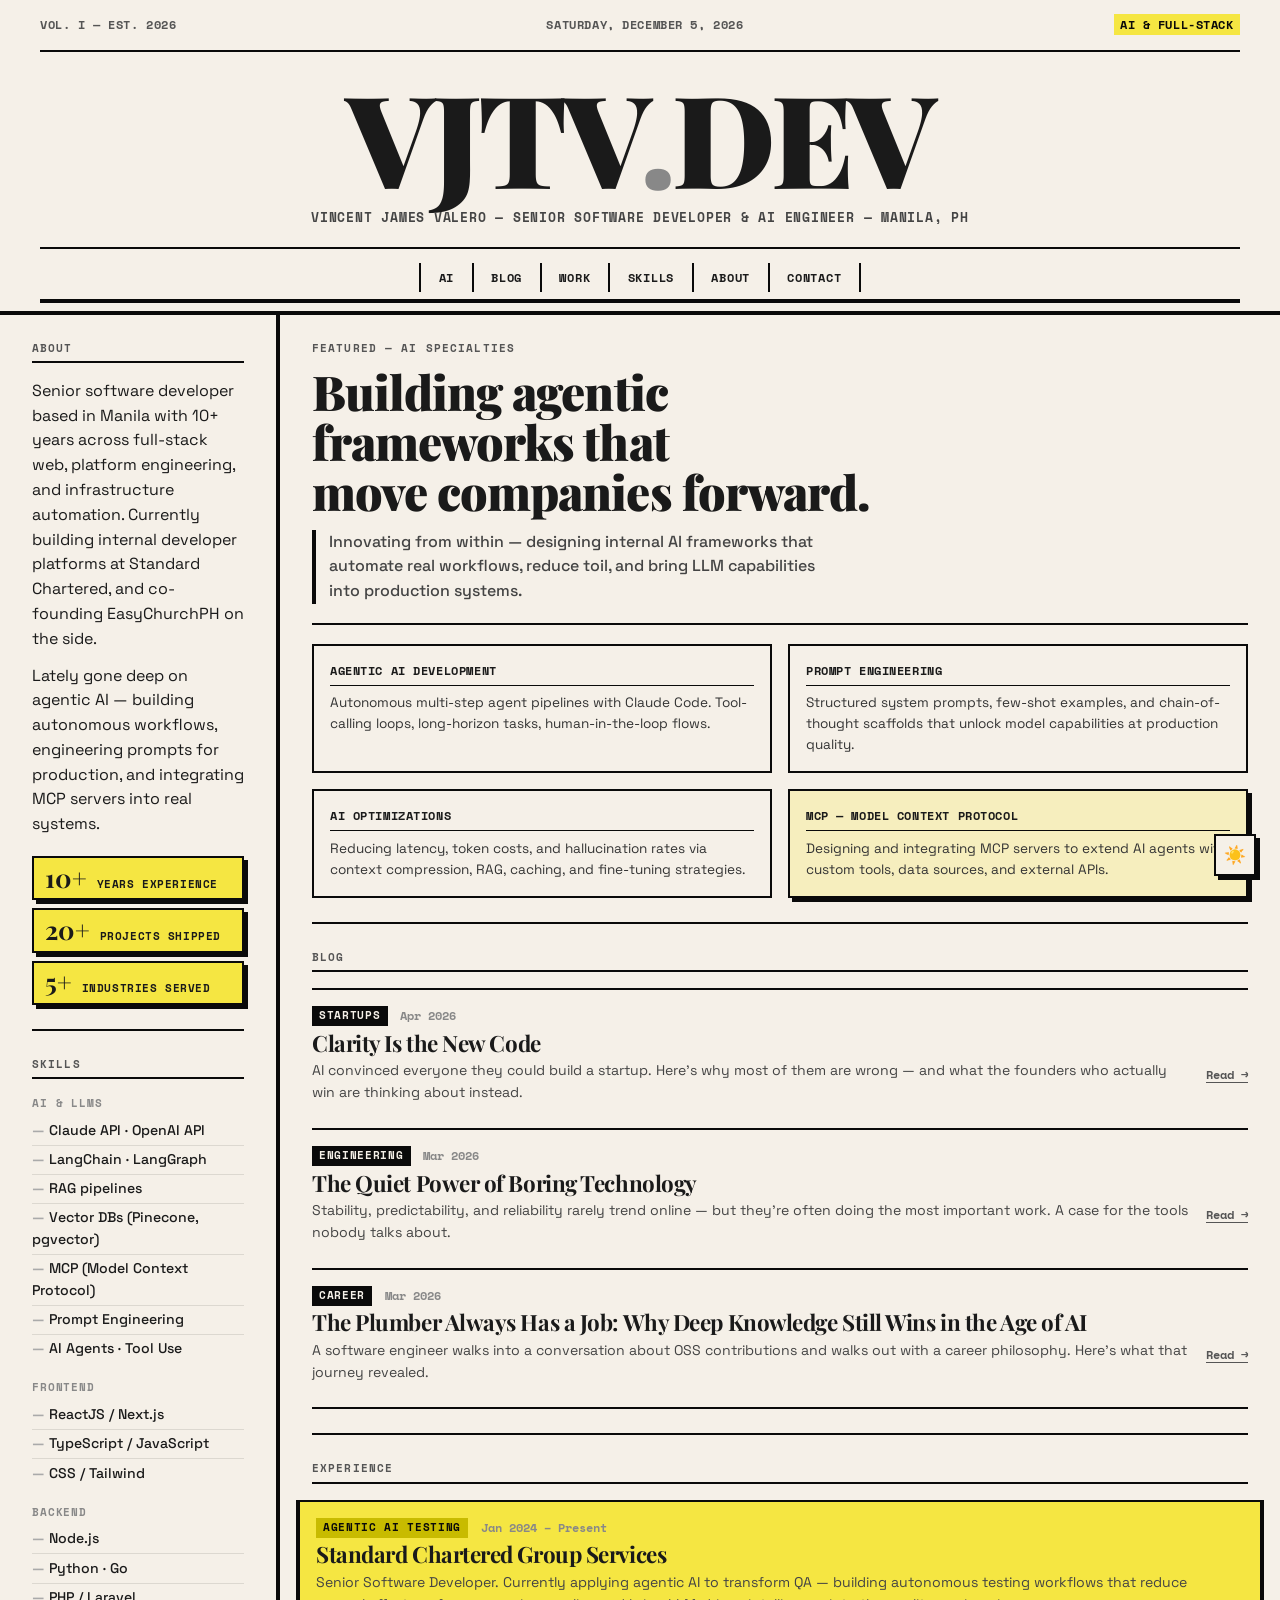
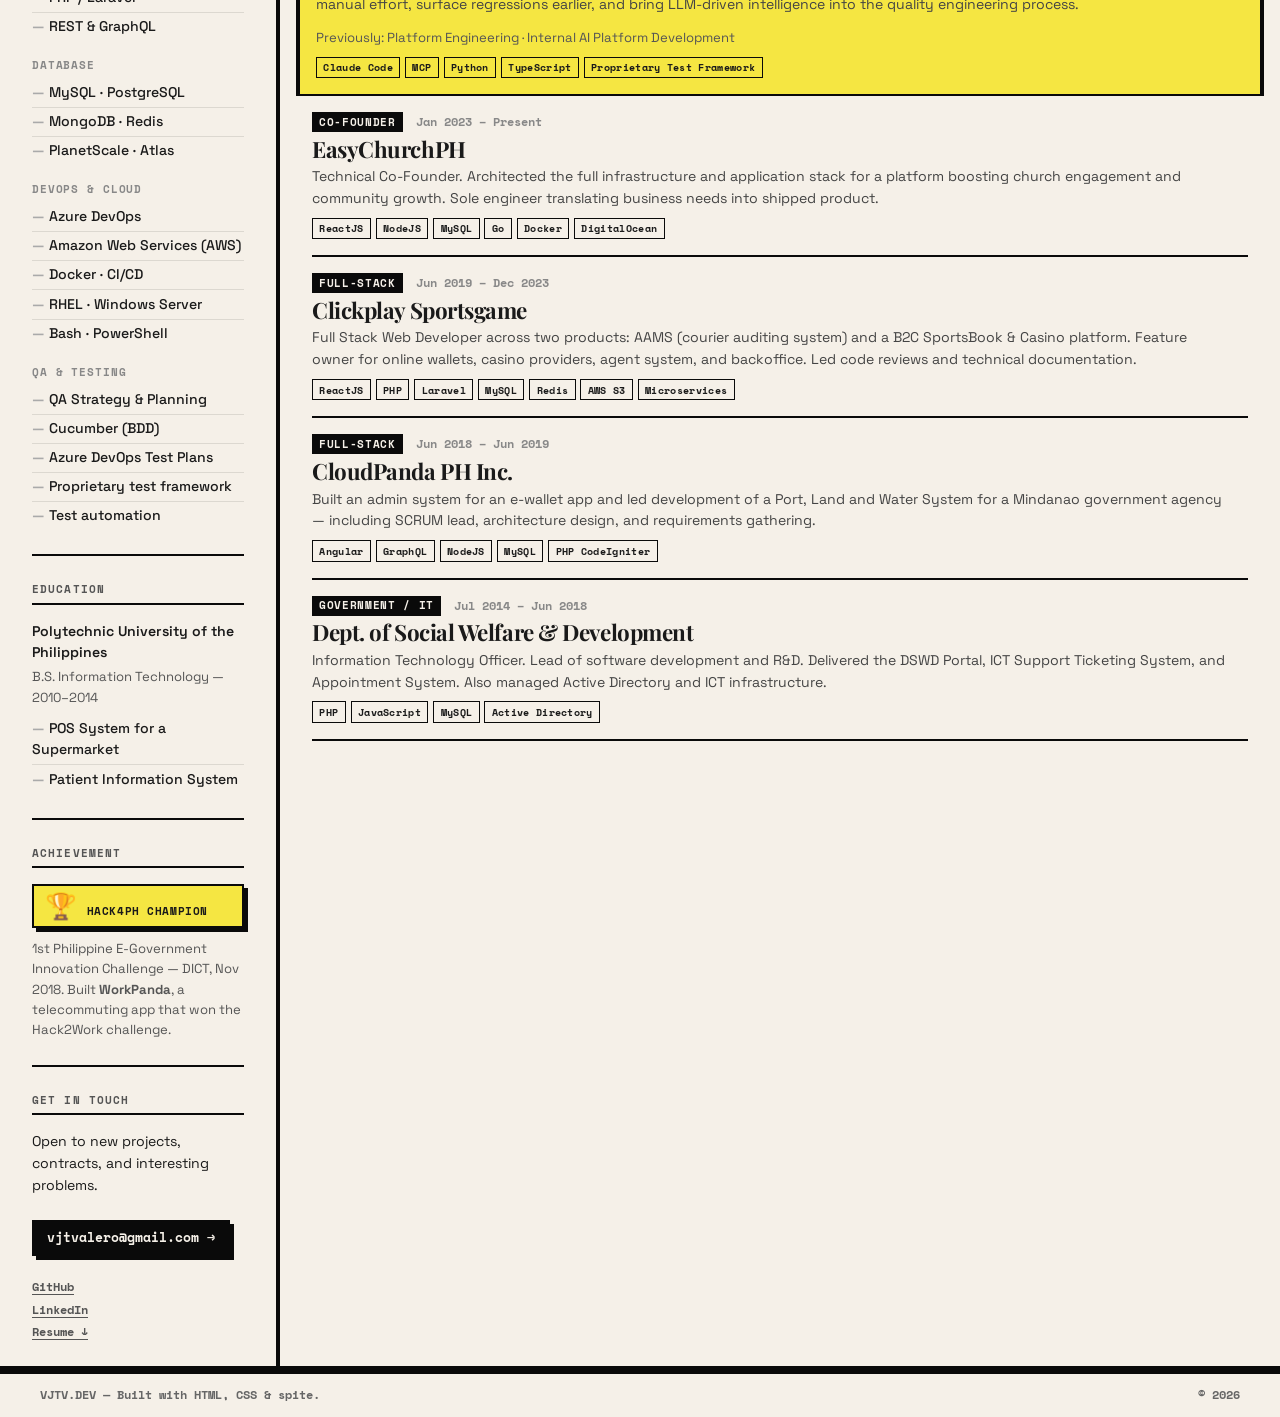
<file: index.html>
<!doctype html>
<html lang="en">

<head>
    <meta charset="UTF-8" />
    <meta name="viewport" content="width=device-width, initial-scale=1.0" />
    <title>Vincent James Valero — Full-Stack Developer & AI Engineer</title>
    <link rel="stylesheet" href="style.css" />
    <link rel="preconnect" href="https://fonts.googleapis.com" />
    <link rel="preconnect" href="https://fonts.gstatic.com" crossorigin />
    <link
        href="https://fonts.googleapis.com/css2?family=Space+Grotesk:wght@400;500;600;700&family=Space+Mono:wght@400;700&family=Playfair+Display:wght@700;900&display=swap"
        rel="stylesheet" />
</head>

<body>
    <button class="theme-toggle" id="theme-toggle" title="Toggle dark mode">
        ☀️
    </button>

    <!-- MASTHEAD -->
    <header class="masthead">
        <div class="masthead-top">
            <span class="masthead-meta">Vol. I &mdash; Est. 2026</span>
            <span class="masthead-meta" id="todays-date"></span>
            <span class="masthead-meta"><mark>AI & Full-Stack</mark></span>
        </div>
        <div class="masthead-rule"></div>
        <div class="masthead-title-row">
            <h1 class="masthead-name">
                VJTV<span class="masthead-dot">.</span>DEV
            </h1>
        </div>
        <p class="masthead-deck">
            Vincent James Valero &mdash; Senior Software Developer &amp; AI
            Engineer &mdash; Manila, PH
        </p>
        <div class="masthead-rule"></div>
        <nav class="masthead-nav">
            <a href="#ai">AI</a>
            <a href="#blog">Blog</a>
            <a href="#work">Work</a>
            <a href="#skills">Skills</a>
            <a href="#about">About</a>
            <a href="#contact">Contact</a>
        </nav>
        <div class="masthead-rule thick"></div>
    </header>

    <!-- FRONT PAGE GRID -->
    <main class="front-page">
        <!-- LEFT COLUMN -->
        <aside class="col col-left">
            <!-- About -->
            <section class="block" id="about">
                <h2 class="block-heading">About</h2>
                <p>
                    Senior software developer based in Manila with 10+ years
                    across full-stack web, platform engineering, and
                    infrastructure automation. Currently building internal
                    developer platforms at Standard Chartered, and
                    co-founding EasyChurchPH on the side.
                </p>
                <p>
                    Lately gone deep on agentic AI — building autonomous
                    workflows, engineering prompts for production, and
                    integrating MCP servers into real systems.
                </p>
                <div class="about-stats">
                    <div class="stat-row">
                        <span class="stat-n">10+</span>
                        <span class="stat-l">Years experience</span>
                    </div>
                    <div class="stat-row">
                        <span class="stat-n">20+</span>
                        <span class="stat-l">Projects shipped</span>
                    </div>
                    <div class="stat-row">
                        <span class="stat-n">5+</span>
                        <span class="stat-l">Industries served</span>
                    </div>
                </div>
            </section>

            <div class="col-rule"></div>

            <!-- Skills -->
            <section class="block" id="skills">
                <h2 class="block-heading">Skills</h2>

                <h3 class="skill-cat">AI &amp; LLMs</h3>
                <ul class="skill-list">
                    <li>Claude API &middot; OpenAI API</li>
                    <li>LangChain &middot; LangGraph</li>
                    <li>RAG pipelines</li>
                    <li>Vector DBs (Pinecone, pgvector)</li>
                    <li>MCP (Model Context Protocol)</li>
                    <li>Prompt Engineering</li>
                    <li>AI Agents &middot; Tool Use</li>
                </ul>
                <h3 class="skill-cat">Frontend</h3>
                <ul class="skill-list">
                    <li>ReactJS / Next.js</li>
                    <li>TypeScript / JavaScript</li>
                    <li>CSS / Tailwind</li>
                </ul>

                <h3 class="skill-cat">Backend</h3>
                <ul class="skill-list">
                    <li>Node.js</li>
                    <li>Python &middot; Go</li>
                    <li>PHP / Laravel</li>
                    <li>REST &amp; GraphQL</li>
                </ul>

                <h3 class="skill-cat">Database</h3>
                <ul class="skill-list">
                    <li>MySQL &middot; PostgreSQL</li>
                    <li>MongoDB &middot; Redis</li>
                    <li>PlanetScale &middot; Atlas</li>
                </ul>

                <h3 class="skill-cat">DevOps &amp; Cloud</h3>
                <ul class="skill-list">
                    <li>Azure DevOps</li>
                    <li>Amazon Web Services (AWS)</li>
                    <li>Docker &middot; CI/CD</li>
                    <li>RHEL &middot; Windows Server</li>
                    <li>Bash &middot; PowerShell</li>
                </ul>

                <h3 class="skill-cat">QA &amp; Testing</h3>
                <ul class="skill-list">
                    <li>QA Strategy &amp; Planning</li>
                    <li>Cucumber (BDD)</li>
                    <li>Azure DevOps Test Plans</li>
                    <li>Proprietary test framework</li>
                    <li>Test automation</li>
                </ul>
            </section>

            <div class="col-rule"></div>

            <!-- Education -->
            <section class="block">
                <h2 class="block-heading">Education</h2>
                <p style="
                            font-size: 0.88rem;
                            font-weight: 600;
                            margin-bottom: 0.2rem;
                        ">
                    Polytechnic University of the Philippines
                </p>
                <p style="
                            font-size: 0.82rem;
                            color: #555;
                            margin-bottom: 0.4rem;
                        ">
                    B.S. Information Technology &mdash; 2010&ndash;2014
                </p>
                <ul class="skill-list">
                    <li>POS System for a Supermarket</li>
                    <li>Patient Information System</li>
                </ul>
            </section>

            <div class="col-rule"></div>

            <!-- Achievement -->
            <section class="block">
                <h2 class="block-heading">Achievement</h2>
                <div class="stat-row" style="background: var(--yellow)">
                    <span class="stat-n">&#x1F3C6;</span>
                    <span class="stat-l">Hack4PH Champion</span>
                </div>
                <p style="
                            font-size: 0.82rem;
                            color: #555;
                            margin-top: 0.7rem;
                        ">
                    1st Philippine E-Government Innovation Challenge &mdash;
                    DICT, Nov 2018. Built <strong>WorkPanda</strong>, a
                    telecommuting app that won the Hack2Work challenge.
                </p>
            </section>

            <div class="col-rule"></div>

            <!-- Contact blurb -->
            <section class="block contact-block" id="contact">
                <h2 class="block-heading">Get in touch</h2>
                <p>
                    Open to new projects, contracts, and interesting
                    problems.
                </p>
                <a href="mailto:vjtvalero@gmail.com" class="inline-btn">vjtvalero@gmail.com &rarr;</a>
                <div class="social-row">
                    <a href="https://github.com/vjtvalero">GitHub</a>
                    <a href="https://www.linkedin.com/in/vjtvalero/">LinkedIn</a>
                    <a href="#" onclick="
                                window.print()
                                return false
                            ">Resume &darr;</a>
                </div>
            </section>
        </aside>

        <!-- CENTER COLUMN -->
        <div class="col col-center">
            <!-- AI Feature -->
            <section class="block feature-block" id="ai">
                <div class="feature-kicker">
                    Featured &mdash; AI Specialties
                </div>
                <h2 class="feature-headline">
                    Building agentic<br />frameworks that<br />move
                    companies forward.
                </h2>
                <p class="feature-lede">
                    Innovating from within — designing internal AI
                    frameworks that automate real workflows, reduce toil,
                    and bring LLM capabilities into production systems.
                </p>
                <div class="feature-divider"></div>
                <div class="ai-items">
                    <div class="ai-item">
                        <span class="ai-item-label">Agentic AI Development</span>
                        <p>
                            Autonomous multi-step agent pipelines with
                            Claude Code. Tool-calling loops, long-horizon
                            tasks, human-in-the-loop flows.
                        </p>
                    </div>
                    <div class="ai-item">
                        <span class="ai-item-label">Prompt Engineering</span>
                        <p>
                            Structured system prompts, few-shot examples,
                            and chain-of-thought scaffolds that unlock model
                            capabilities at production quality.
                        </p>
                    </div>
                    <div class="ai-item">
                        <span class="ai-item-label">AI Optimizations</span>
                        <p>
                            Reducing latency, token costs, and hallucination
                            rates via context compression, RAG, caching, and
                            fine-tuning strategies.
                        </p>
                    </div>
                    <div class="ai-item ai-item-highlight">
                        <span class="ai-item-label">MCP &mdash; Model Context Protocol</span>
                        <p>
                            Designing and integrating MCP servers to extend
                            AI agents with custom tools, data sources, and
                            external APIs.
                        </p>
                    </div>
                </div>
            </section>

            <div class="col-rule"></div>

            <!-- Blog -->
            <section class="block" id="blog">
                <h2 class="block-heading">Blog</h2>
                <div class="articles">
                    <article class="article article-plain">
                        <div class="article-meta">
                            <span class="article-tag">Startups</span>
                            <span class="article-year">Apr 2026</span>
                        </div>
                        <h3 class="article-title">
                            <a href="blog/clarity-is-the-new-code.html">
                                Clarity Is the New Code
                            </a>
                        </h3>
                        <p class="article-desc">
                            AI convinced everyone they could build a startup.
                            Here's why most of them are wrong — and what the
                            founders who actually win are thinking about instead.
                        </p>
                        <a href="blog/clarity-is-the-new-code.html" class="inline-link">Read &rarr;</a>
                    </article>
                    <article class="article article-plain">
                        <div class="article-meta">
                            <span class="article-tag">Engineering</span>
                            <span class="article-year">Mar 2026</span>
                        </div>
                        <h3 class="article-title">
                            <a href="blog/the-quiet-power-of-boring-technology.html">
                                The Quiet Power of Boring Technology
                            </a>
                        </h3>
                        <p class="article-desc">
                            Stability, predictability, and reliability
                            rarely trend online — but they're often doing
                            the most important work. A case for the tools
                            nobody talks about.
                        </p>
                        <a href="blog/the-quiet-power-of-boring-technology.html" class="inline-link">Read &rarr;</a>
                    </article>
                    <article class="article article-plain">
                        <div class="article-meta">
                            <span class="article-tag">Career</span>
                            <span class="article-year">Mar 2026</span>
                        </div>
                        <h3 class="article-title">
                            <a href="blog/the-plumber-always-has-a-job.html">
                                The Plumber Always Has a Job: Why Deep
                                Knowledge Still Wins in the Age of AI
                            </a>
                        </h3>
                        <p class="article-desc">
                            A software engineer walks into a conversation
                            about OSS contributions and walks out with a
                            career philosophy. Here's what that journey
                            revealed.
                        </p>
                        <a href="blog/the-plumber-always-has-a-job.html" class="inline-link">Read &rarr;</a>
                    </article>
                </div>
            </section>

            <div class="col-rule"></div>

            <!-- Experience -->
            <section class="block" id="work">
                <h2 class="block-heading">Experience</h2>
                <div class="articles">
                    <article class="article article-yellow">
                        <div class="article-meta">
                            <span class="article-tag">Agentic AI Testing</span>
                            <span class="article-year">Jan 2024 &ndash; Present</span>
                        </div>
                        <h3 class="article-title">
                            Standard Chartered Group Services
                        </h3>
                        <p class="article-desc">
                            Senior Software Developer. Currently applying
                            agentic AI to transform QA — building autonomous
                            testing workflows that reduce manual effort,
                            surface regressions earlier, and bring
                            LLM-driven intelligence into the quality
                            engineering process.
                        </p>
                        <p class="article-desc" style="
                                    font-size: 0.82rem;
                                    color: #555;
                                    margin-top: 0.3rem;
                                ">
                            Previously: Platform Engineering &middot;
                            Internal AI Platform Development
                        </p>
                        <div class="article-stack">
                            <span>Claude Code</span><span>MCP</span>
                            <span>Python</span><span>TypeScript</span>
                            <span>Proprietary Test Framework</span>
                        </div>
                    </article>

                    <article class="article article-plain">
                        <div class="article-meta">
                            <span class="article-tag">Co-Founder</span>
                            <span class="article-year">Jan 2023 &ndash; Present</span>
                        </div>
                        <h3 class="article-title">EasyChurchPH</h3>
                        <p class="article-desc">
                            Technical Co-Founder. Architected the full
                            infrastructure and application stack for a
                            platform boosting church engagement and
                            community growth. Sole engineer translating
                            business needs into shipped product.
                        </p>
                        <div class="article-stack">
                            <span>ReactJS</span><span>NodeJS</span><span>MySQL</span><span>Go</span><span>Docker</span><span>DigitalOcean</span>
                        </div>
                    </article>

                    <article class="article article-plain">
                        <div class="article-meta">
                            <span class="article-tag">Full-Stack</span>
                            <span class="article-year">Jun 2019 &ndash; Dec 2023</span>
                        </div>
                        <h3 class="article-title">Clickplay Sportsgame</h3>
                        <p class="article-desc">
                            Full Stack Web Developer across two products:
                            AAMS (courier auditing system) and a B2C
                            SportsBook &amp; Casino platform. Feature owner
                            for online wallets, casino providers, agent
                            system, and backoffice. Led code reviews and
                            technical documentation.
                        </p>
                        <div class="article-stack">
                            <span>ReactJS</span><span>PHP</span><span>Laravel</span><span>MySQL</span><span>Redis</span><span>AWS
                                S3</span><span>Microservices</span>
                        </div>
                    </article>

                    <article class="article article-plain">
                        <div class="article-meta">
                            <span class="article-tag">Full-Stack</span>
                            <span class="article-year">Jun 2018 &ndash; Jun 2019</span>
                        </div>
                        <h3 class="article-title">CloudPanda PH Inc.</h3>
                        <p class="article-desc">
                            Built an admin system for an e-wallet app and
                            led development of a Port, Land and Water System
                            for a Mindanao government agency — including
                            SCRUM lead, architecture design, and
                            requirements gathering.
                        </p>
                        <div class="article-stack">
                            <span>Angular</span><span>GraphQL</span><span>NodeJS</span><span>MySQL</span><span>PHP
                                CodeIgniter</span>
                        </div>
                    </article>

                    <article class="article article-plain">
                        <div class="article-meta">
                            <span class="article-tag">Government / IT</span>
                            <span class="article-year">Jul 2014 &ndash; Jun 2018</span>
                        </div>
                        <h3 class="article-title">
                            Dept. of Social Welfare &amp; Development
                        </h3>
                        <p class="article-desc">
                            Information Technology Officer. Lead of software
                            development and R&amp;D. Delivered the DSWD
                            Portal, ICT Support Ticketing System, and
                            Appointment System. Also managed Active
                            Directory and ICT infrastructure.
                        </p>
                        <div class="article-stack">
                            <span>PHP</span><span>JavaScript</span><span>MySQL</span><span>Active Directory</span>
                        </div>
                    </article>
                </div>
            </section>
        </div>
    </main>

    <!-- FOOTER -->
    <footer class="footer">
        <span>VJTV.DEV &mdash; Built with HTML, CSS &amp; spite.</span>
        <span>&copy; 2026</span>
    </footer>

    <script src="main.js"></script>
</body>

</html>
</file>
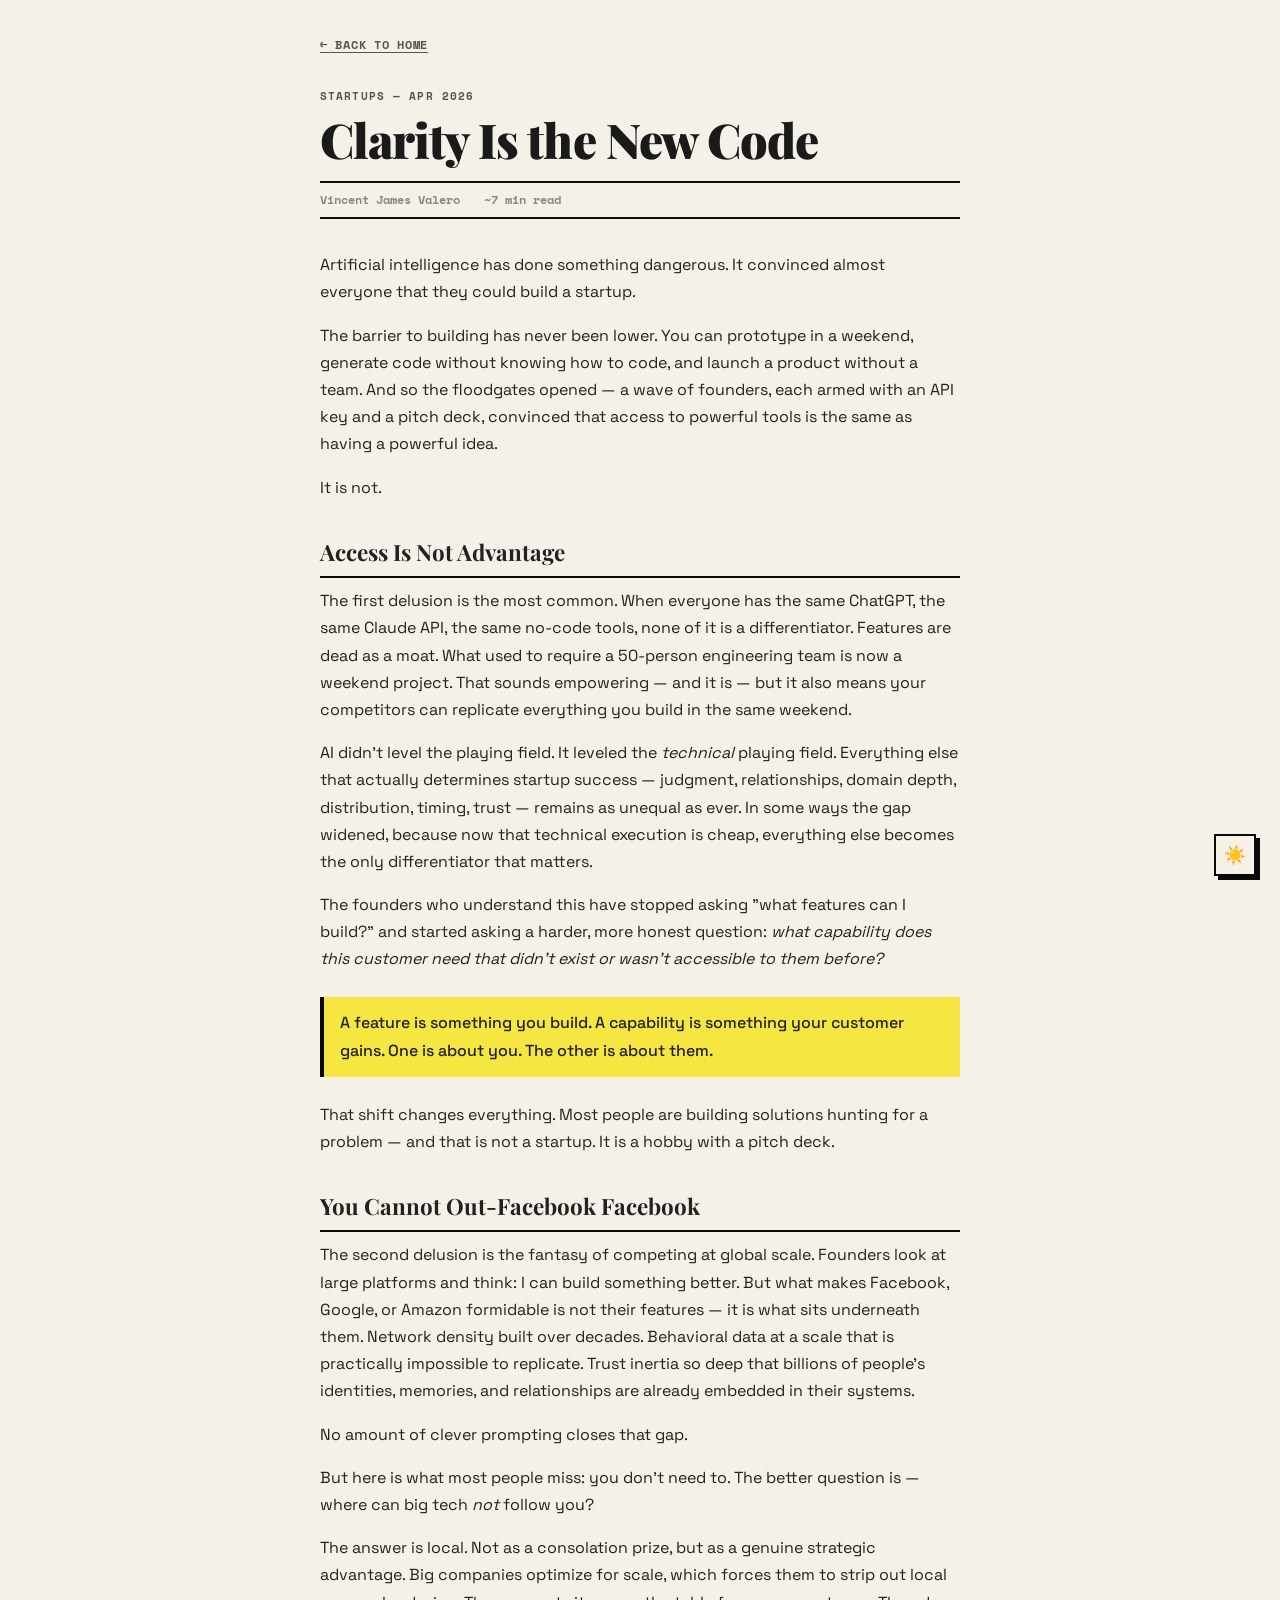
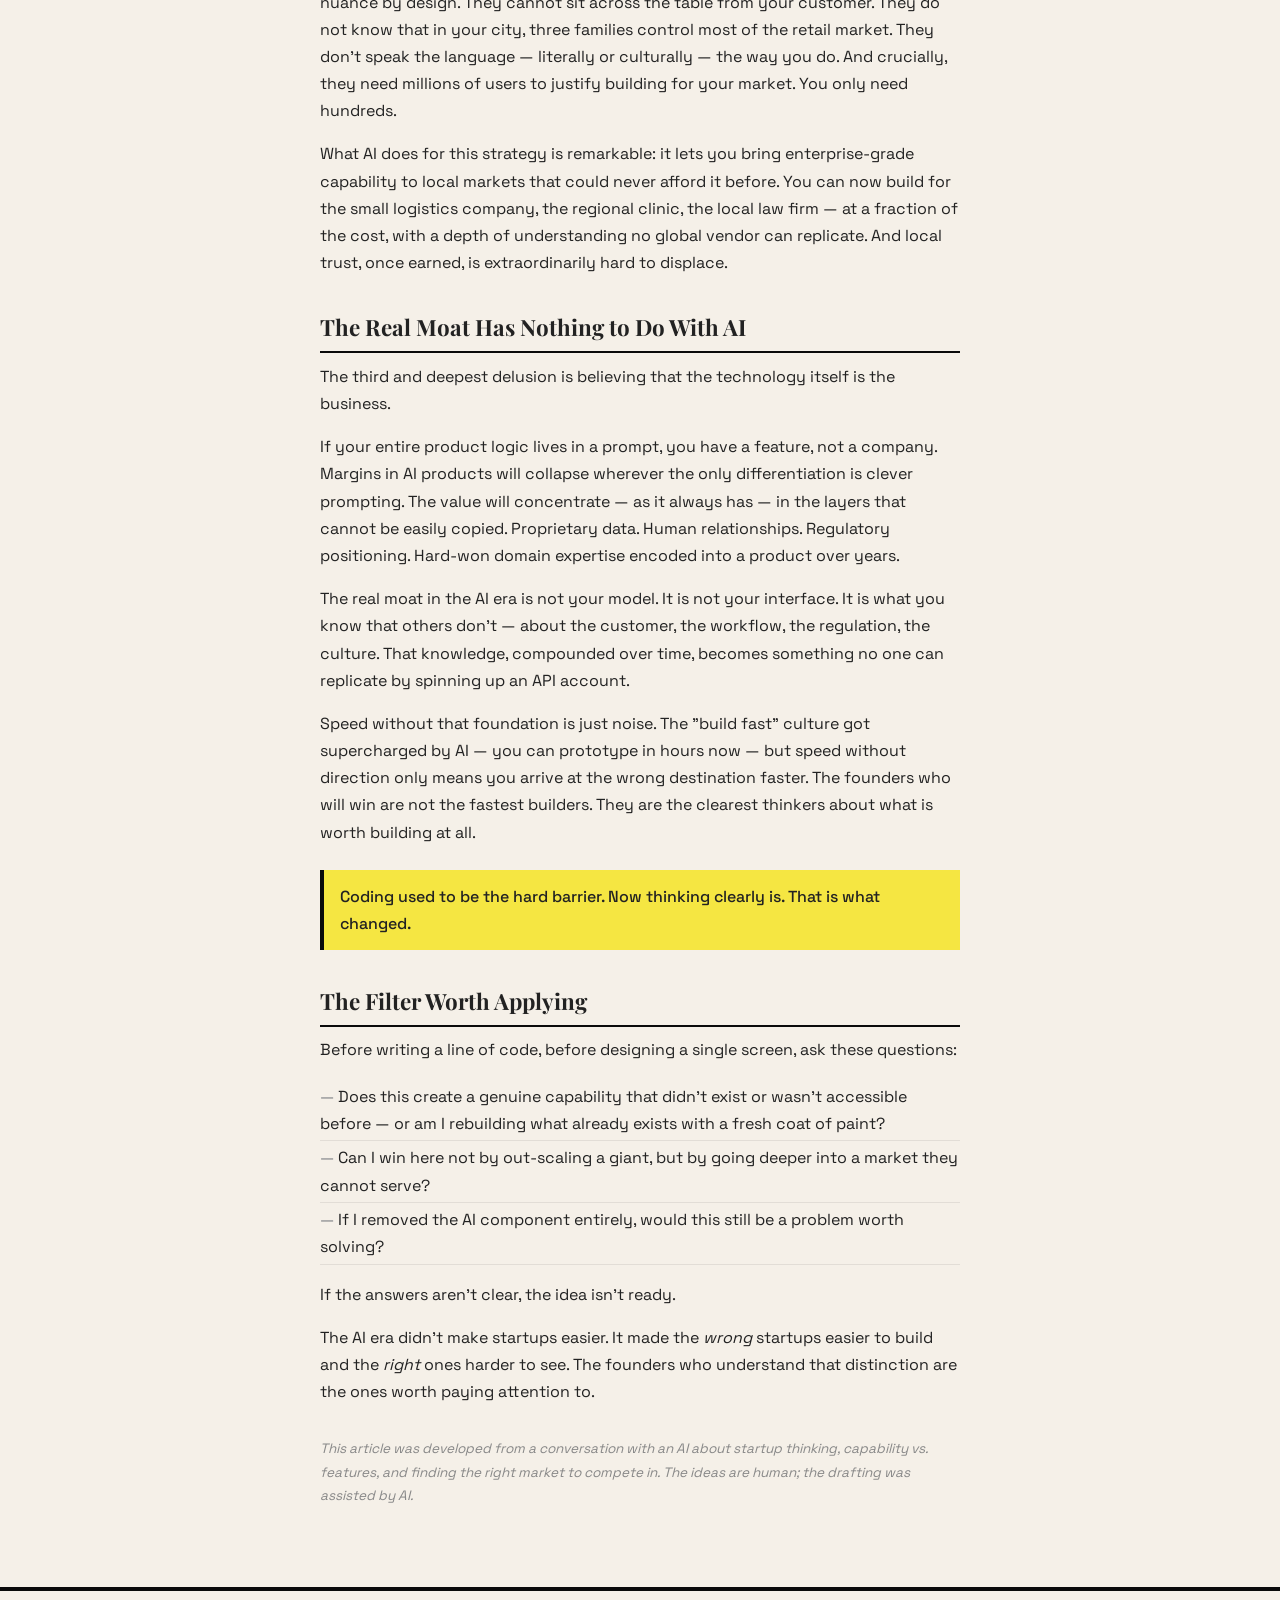
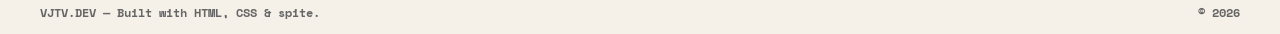
<file: blog/clarity-is-the-new-code.html>
<!doctype html>
<html lang="en">
    <head>
        <meta charset="UTF-8" />
        <meta name="viewport" content="width=device-width, initial-scale=1.0" />
        <title>Clarity Is the New Code — VJTV.DEV</title>
        <link rel="stylesheet" href="../style.css" />
        <link rel="preconnect" href="https://fonts.googleapis.com" />
        <link rel="preconnect" href="https://fonts.gstatic.com" crossorigin />
        <link
            href="https://fonts.googleapis.com/css2?family=Space+Grotesk:wght@400;500;600;700&family=Space+Mono:wght@400;700&family=Playfair+Display:wght@700;900&display=swap"
            rel="stylesheet"
        />
        <style>
            .blog-page {
                max-width: 720px;
                margin: 0 auto;
                padding: 2rem clamp(1rem, 4vw, 2.5rem) 4rem;
            }
            .blog-back {
                font-family: var(--font-mono);
                font-size: 0.75rem;
                font-weight: 700;
                text-transform: uppercase;
                letter-spacing: 0.06em;
                color: #555;
                display: inline-block;
                margin-bottom: 2rem;
                text-decoration: underline;
                text-underline-offset: 3px;
            }
            .blog-back:hover {
                color: var(--black);
            }
            .blog-kicker {
                font-family: var(--font-mono);
                font-size: 0.7rem;
                font-weight: 700;
                text-transform: uppercase;
                letter-spacing: 0.1em;
                color: #555;
                margin-bottom: 0.6rem;
            }
            .blog-title {
                font-family: var(--font-serif);
                font-size: clamp(1.8rem, 5vw, 3rem);
                font-weight: 900;
                line-height: 1.08;
                letter-spacing: -0.02em;
                margin-bottom: 1rem;
            }
            .blog-meta {
                font-family: var(--font-mono);
                font-size: 0.72rem;
                font-weight: 700;
                color: #888;
                border-top: var(--border);
                border-bottom: var(--border);
                padding: 0.5rem 0;
                margin-bottom: 2rem;
                display: flex;
                gap: 1.5rem;
            }
            .blog-body {
                font-size: 1rem;
                line-height: 1.7;
                color: #222;
            }
            .blog-body h2 {
                font-family: var(--font-serif);
                font-size: 1.4rem;
                font-weight: 700;
                margin: 2rem 0 0.6rem;
                border-bottom: 2px solid var(--black);
                padding-bottom: 0.3rem;
            }
            .blog-body p {
                margin-bottom: 1rem;
            }
            .blog-body ul {
                list-style: none;
                padding-left: 0;
                margin-bottom: 1rem;
            }
            .blog-body ul li {
                padding: 0.2rem 0;
                border-bottom: 1px solid rgba(0, 0, 0, 0.08);
            }
            .blog-body ul li::before {
                content: '— ';
                font-weight: 700;
                color: #aaa;
            }
            .blog-body code {
                font-family: var(--font-mono);
                font-size: 0.85em;
                background: rgba(0, 0, 0, 0.06);
                padding: 0.1em 0.35em;
                border: 1px solid rgba(0, 0, 0, 0.1);
            }
            .blog-callout {
                background: var(--yellow);
                border-left: 4px solid var(--black);
                padding: 0.8rem 1rem;
                margin: 1.5rem 0;
                font-weight: 500;
            }

            [data-theme='dark'] .blog-back {
                color: #aaa;
            }
            [data-theme='dark'] .blog-back:hover {
                color: #e0dbd0;
            }
            [data-theme='dark'] .blog-kicker {
                color: #aaa;
            }
            [data-theme='dark'] .blog-meta {
                color: #777;
            }
            [data-theme='dark'] .blog-body {
                color: #d4cfc6;
            }
            [data-theme='dark'] .blog-body h2 {
                border-bottom-color: #e0dbd0;
            }
            [data-theme='dark'] .blog-body ul li {
                border-bottom-color: rgba(255, 255, 255, 0.08);
            }
            [data-theme='dark'] .blog-body ul li::before {
                color: #666;
            }
            [data-theme='dark'] .blog-body code {
                background: rgba(255, 255, 255, 0.08);
                border-color: rgba(255, 255, 255, 0.12);
                color: #e0dbd0;
            }
            [data-theme='dark'] .blog-callout {
                color: #111;
            }
        </style>
    </head>
    <body>
        <button class="theme-toggle" id="theme-toggle" title="Toggle dark mode">
            ☀️
        </button>
        <div class="blog-page">
            <a href="/#blog" class="blog-back">&larr; Back to home</a>

            <div class="blog-kicker">Startups &mdash; Apr 2026</div>
            <h1 class="blog-title">Clarity Is the New Code</h1>
            <div class="blog-meta">
                <span>Vincent James Valero</span>
                <span>~7 min read</span>
            </div>

            <div class="blog-body">
                <p>
                    Artificial intelligence has done something dangerous. It convinced
                    almost everyone that they could build a startup.
                </p>
                <p>
                    The barrier to building has never been lower. You can prototype in
                    a weekend, generate code without knowing how to code, and launch a
                    product without a team. And so the floodgates opened — a wave of
                    founders, each armed with an API key and a pitch deck, convinced
                    that access to powerful tools is the same as having a powerful idea.
                </p>
                <p>
                    It is not.
                </p>

                <h2>Access Is Not Advantage</h2>
                <p>
                    The first delusion is the most common. When everyone has the same
                    ChatGPT, the same Claude API, the same no-code tools, none of it
                    is a differentiator. Features are dead as a moat. What used to
                    require a 50-person engineering team is now a weekend project. That
                    sounds empowering — and it is — but it also means your competitors
                    can replicate everything you build in the same weekend.
                </p>
                <p>
                    AI didn't level the playing field. It leveled the <em>technical</em>
                    playing field. Everything else that actually determines startup
                    success — judgment, relationships, domain depth, distribution,
                    timing, trust — remains as unequal as ever. In some ways the gap
                    widened, because now that technical execution is cheap, everything
                    else becomes the only differentiator that matters.
                </p>
                <p>
                    The founders who understand this have stopped asking "what features
                    can I build?" and started asking a harder, more honest question:
                    <em>what capability does this customer need that didn't exist or
                    wasn't accessible to them before?</em>
                </p>

                <div class="blog-callout">
                    A feature is something you build. A capability is something your
                    customer gains. One is about you. The other is about them.
                </div>

                <p>
                    That shift changes everything. Most people are building solutions
                    hunting for a problem — and that is not a startup. It is a hobby
                    with a pitch deck.
                </p>

                <h2>You Cannot Out-Facebook Facebook</h2>
                <p>
                    The second delusion is the fantasy of competing at global scale.
                    Founders look at large platforms and think: I can build something
                    better. But what makes Facebook, Google, or Amazon formidable is
                    not their features — it is what sits underneath them. Network
                    density built over decades. Behavioral data at a scale that is
                    practically impossible to replicate. Trust inertia so deep that
                    billions of people's identities, memories, and relationships are
                    already embedded in their systems.
                </p>
                <p>
                    No amount of clever prompting closes that gap.
                </p>
                <p>
                    But here is what most people miss: you don't need to. The better
                    question is — where can big tech <em>not</em> follow you?
                </p>
                <p>
                    The answer is local. Not as a consolation prize, but as a genuine
                    strategic advantage. Big companies optimize for scale, which forces
                    them to strip out local nuance by design. They cannot sit across
                    the table from your customer. They do not know that in your city,
                    three families control most of the retail market. They don't speak
                    the language — literally or culturally — the way you do. And
                    crucially, they need millions of users to justify building for your
                    market. You only need hundreds.
                </p>
                <p>
                    What AI does for this strategy is remarkable: it lets you bring
                    enterprise-grade capability to local markets that could never
                    afford it before. You can now build for the small logistics
                    company, the regional clinic, the local law firm — at a fraction
                    of the cost, with a depth of understanding no global vendor can
                    replicate. And local trust, once earned, is extraordinarily hard
                    to displace.
                </p>

                <h2>The Real Moat Has Nothing to Do With AI</h2>
                <p>
                    The third and deepest delusion is believing that the technology
                    itself is the business.
                </p>
                <p>
                    If your entire product logic lives in a prompt, you have a feature,
                    not a company. Margins in AI products will collapse wherever the
                    only differentiation is clever prompting. The value will concentrate
                    — as it always has — in the layers that cannot be easily copied.
                    Proprietary data. Human relationships. Regulatory positioning.
                    Hard-won domain expertise encoded into a product over years.
                </p>
                <p>
                    The real moat in the AI era is not your model. It is not your
                    interface. It is what you know that others don't — about the
                    customer, the workflow, the regulation, the culture. That knowledge,
                    compounded over time, becomes something no one can replicate by
                    spinning up an API account.
                </p>
                <p>
                    Speed without that foundation is just noise. The "build fast"
                    culture got supercharged by AI — you can prototype in hours now —
                    but speed without direction only means you arrive at the wrong
                    destination faster. The founders who will win are not the fastest
                    builders. They are the clearest thinkers about what is worth
                    building at all.
                </p>

                <div class="blog-callout">
                    Coding used to be the hard barrier. Now thinking clearly is.
                    That is what changed.
                </div>

                <h2>The Filter Worth Applying</h2>
                <p>
                    Before writing a line of code, before designing a single screen,
                    ask these questions:
                </p>
                <ul>
                    <li>Does this create a genuine capability that didn't exist or wasn't accessible before — or am I rebuilding what already exists with a fresh coat of paint?</li>
                    <li>Can I win here not by out-scaling a giant, but by going deeper into a market they cannot serve?</li>
                    <li>If I removed the AI component entirely, would this still be a problem worth solving?</li>
                </ul>
                <p>
                    If the answers aren't clear, the idea isn't ready.
                </p>
                <p>
                    The AI era didn't make startups easier. It made the <em>wrong</em>
                    startups easier to build and the <em>right</em> ones harder to see.
                    The founders who understand that distinction are the ones worth
                    paying attention to.
                </p>
                <p
                    style="
                        color: #888;
                        font-size: 0.85rem;
                        margin-top: 2rem;
                        font-style: italic;
                    "
                >
                    This article was developed from a conversation with an AI about
                    startup thinking, capability vs. features, and finding the right
                    market to compete in. The ideas are human; the drafting was
                    assisted by AI.
                </p>
            </div>
        </div>

        <!-- FOOTER -->
        <footer class="footer">
            <span>VJTV.DEV &mdash; Built with HTML, CSS &amp; spite.</span>
            <span>&copy; 2026</span>
        </footer>

        <script src="../main.js"></script>
    </body>
</html>
</file>
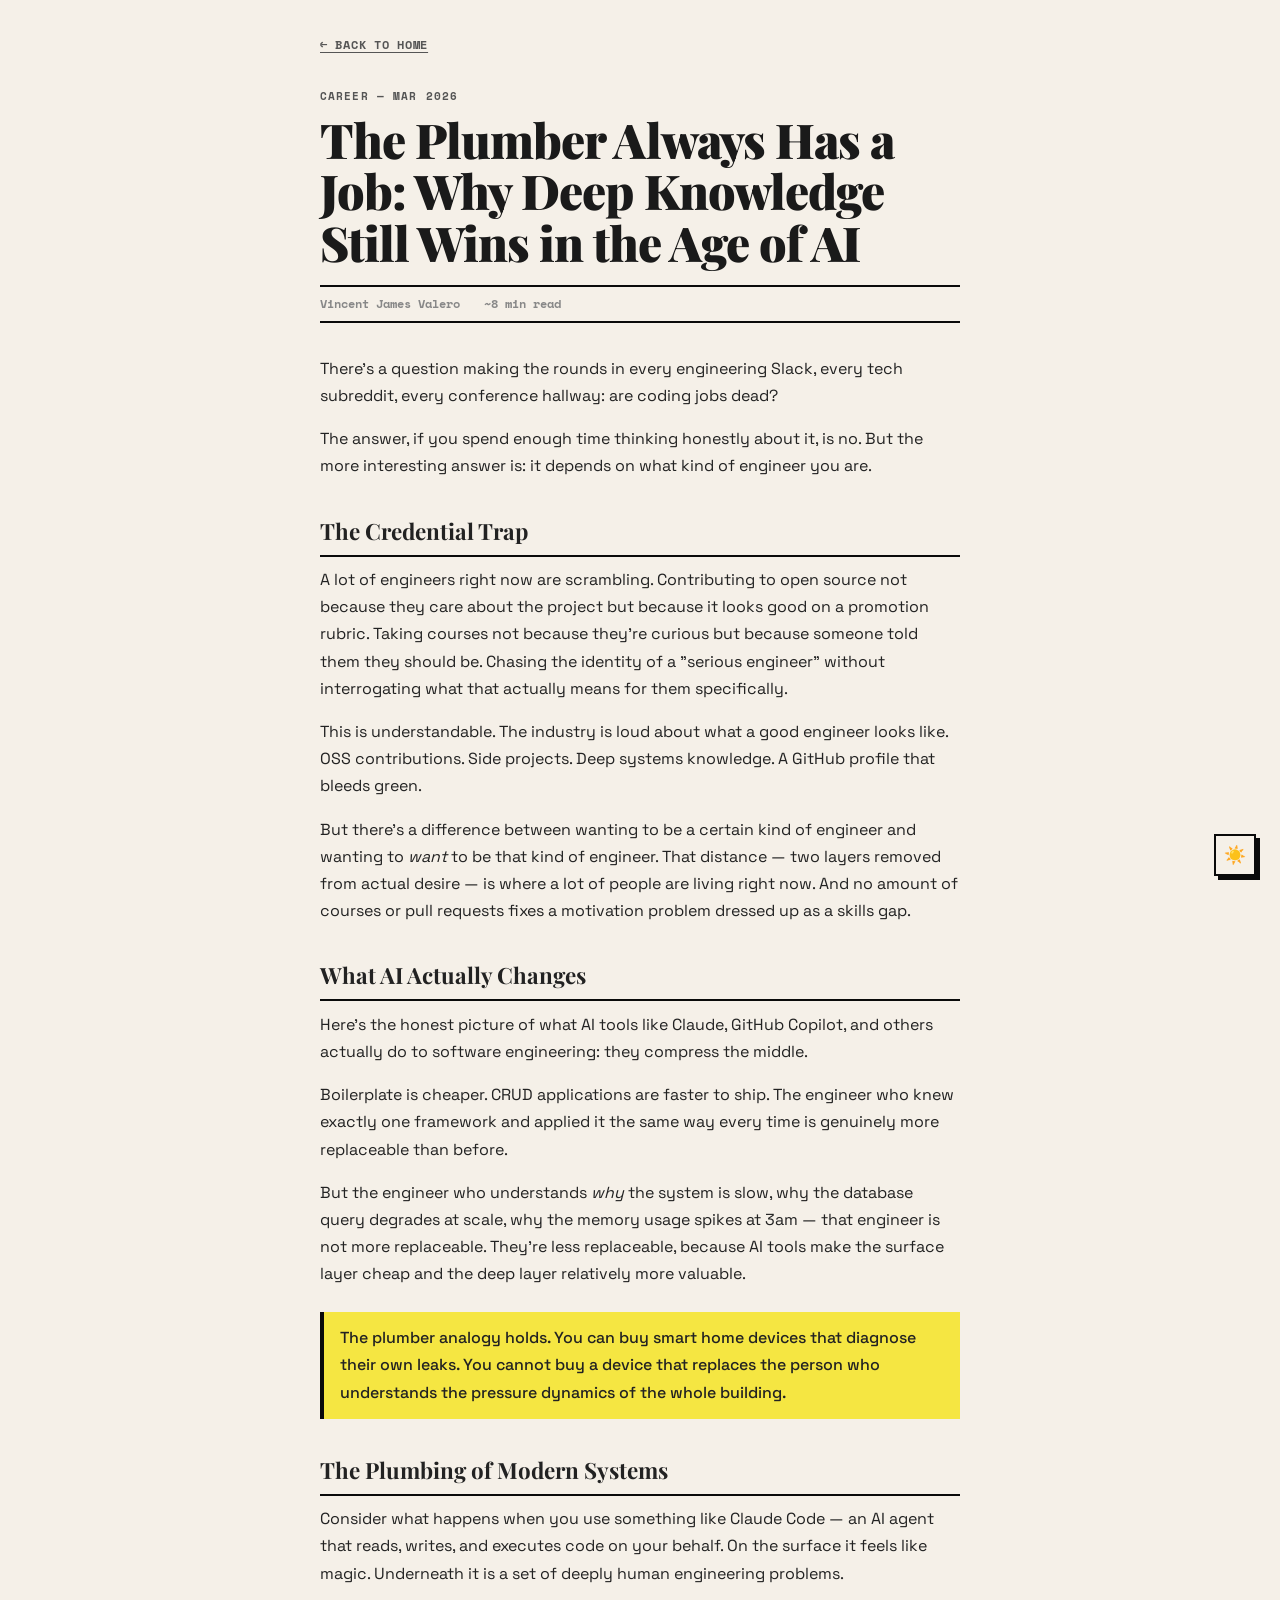
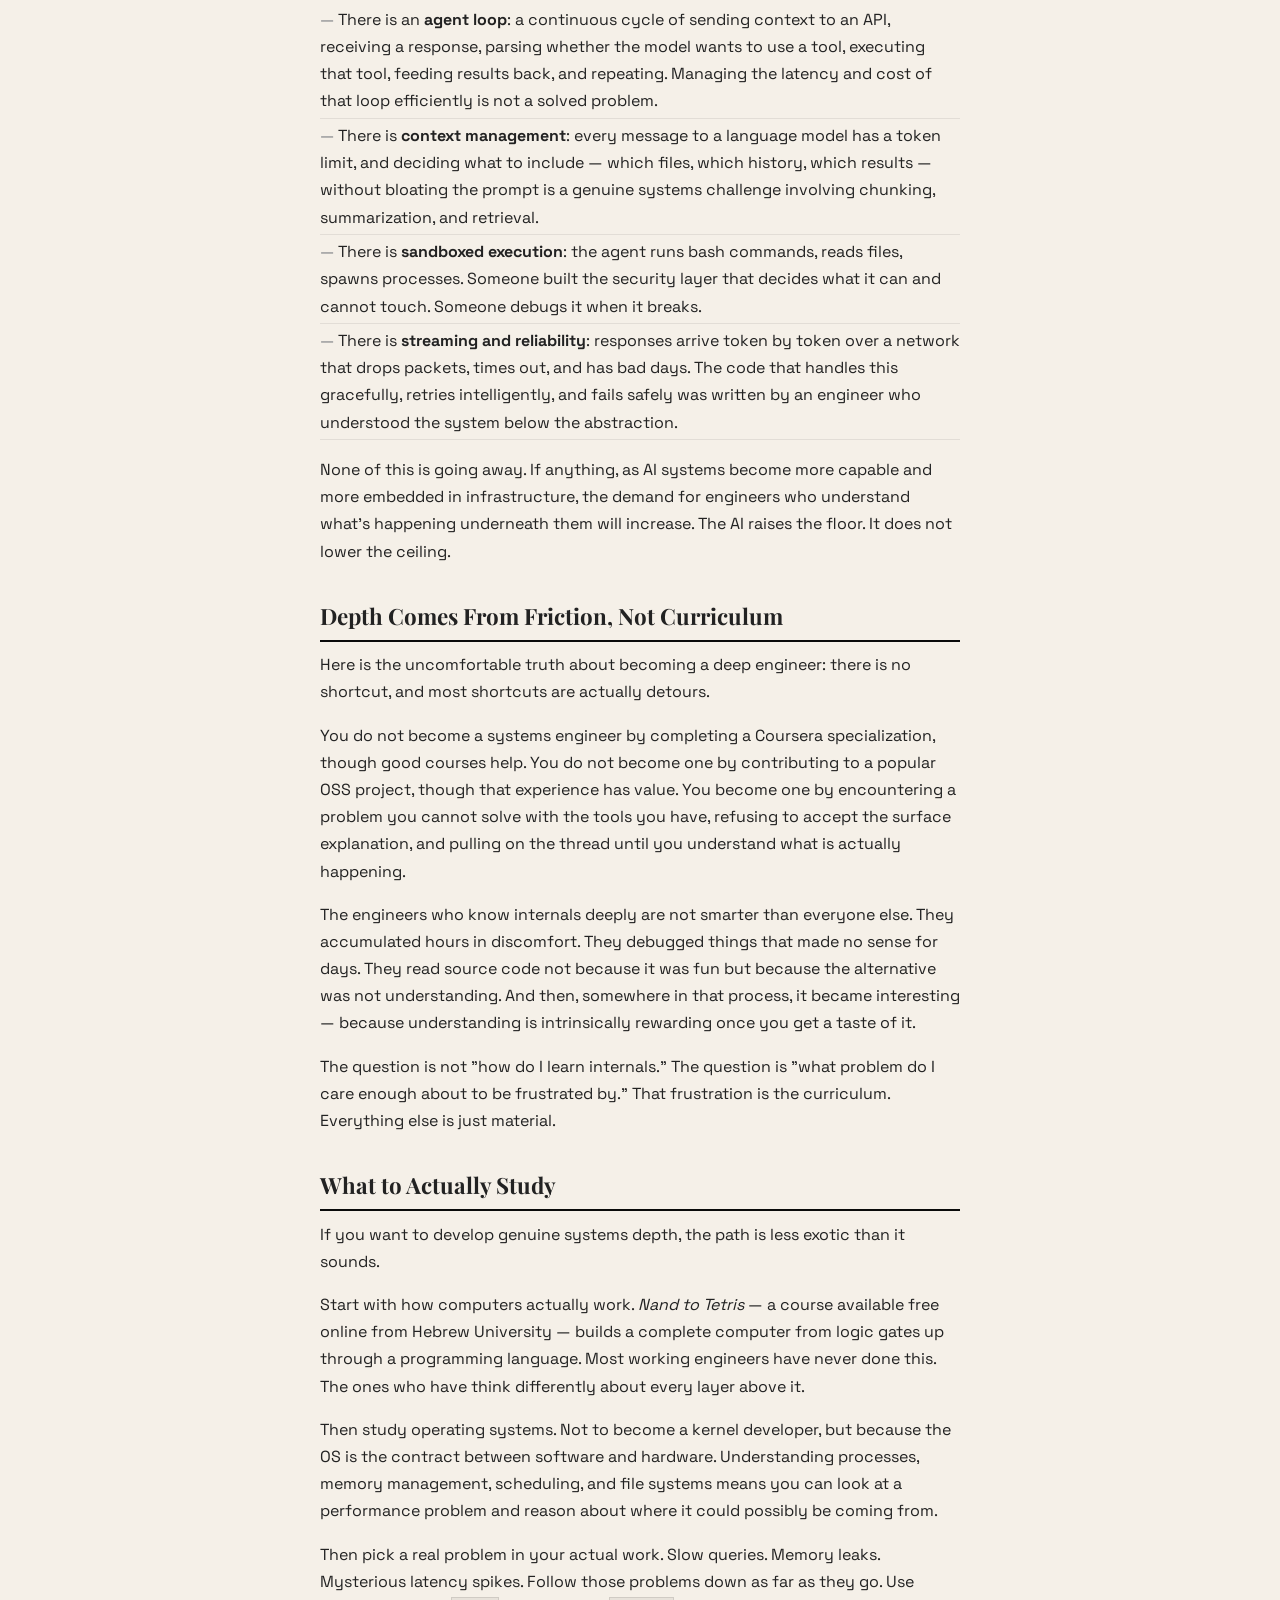
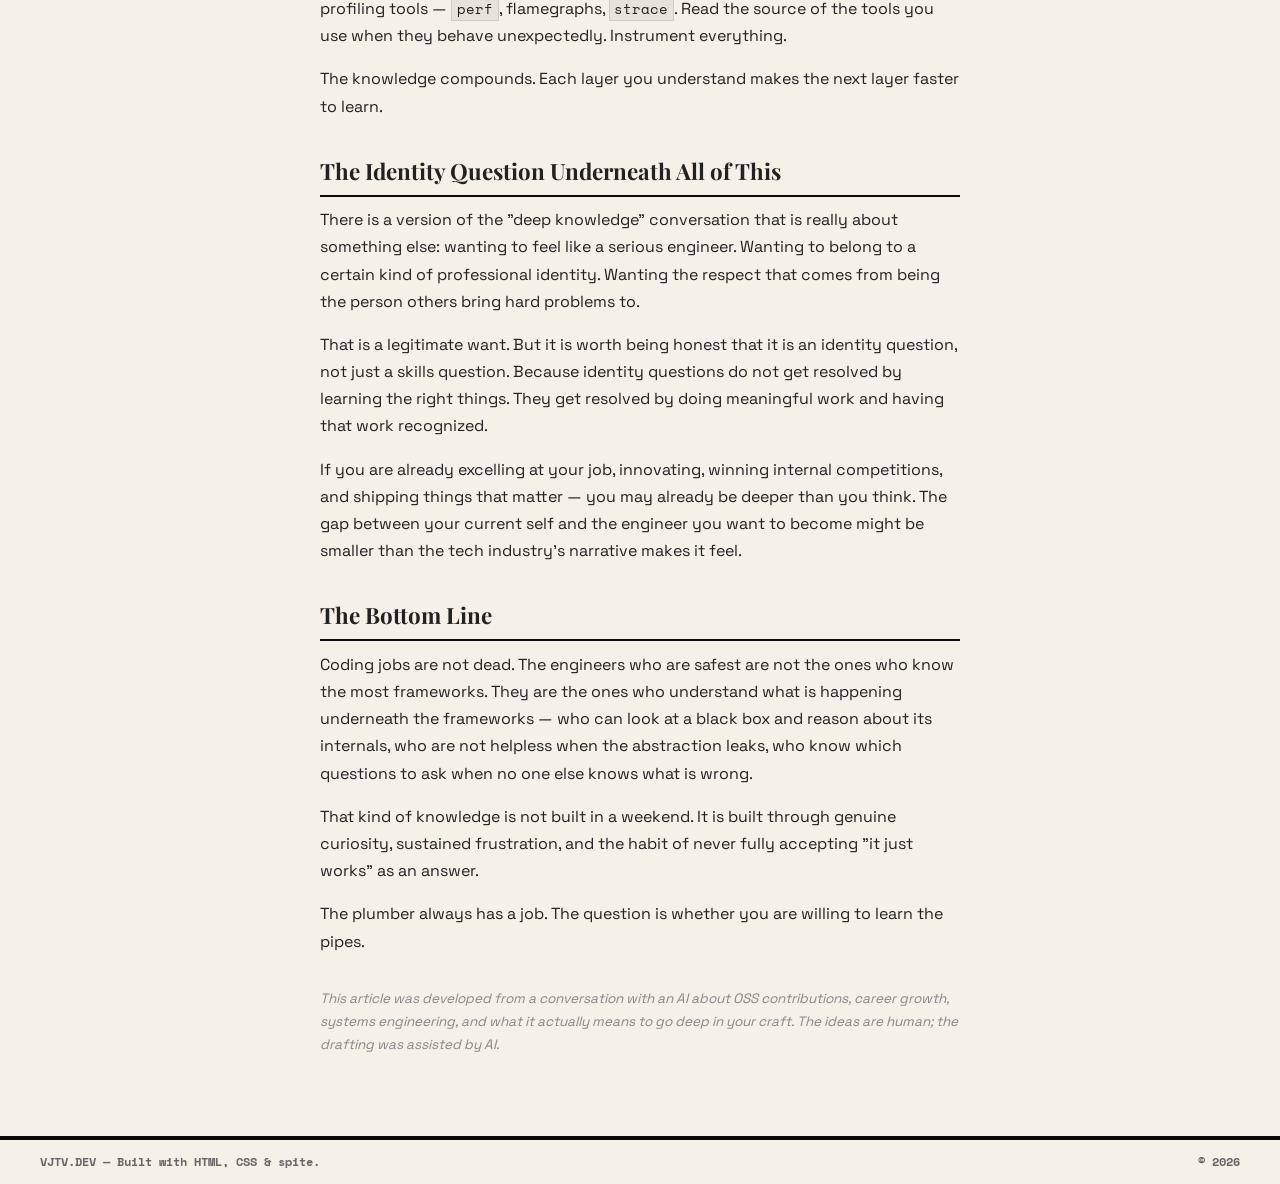
<file: blog/the-plumber-always-has-a-job.html>
<!doctype html>
<html lang="en">
    <head>
        <meta charset="UTF-8" />
        <meta name="viewport" content="width=device-width, initial-scale=1.0" />
        <title>The Plumber Always Has a Job — VJTV.DEV</title>
        <link rel="stylesheet" href="../style.css" />
        <link rel="preconnect" href="https://fonts.googleapis.com" />
        <link rel="preconnect" href="https://fonts.gstatic.com" crossorigin />
        <link
            href="https://fonts.googleapis.com/css2?family=Space+Grotesk:wght@400;500;600;700&family=Space+Mono:wght@400;700&family=Playfair+Display:wght@700;900&display=swap"
            rel="stylesheet"
        />
        <style>
            .blog-page {
                max-width: 720px;
                margin: 0 auto;
                padding: 2rem clamp(1rem, 4vw, 2.5rem) 4rem;
            }
            .blog-back {
                font-family: var(--font-mono);
                font-size: 0.75rem;
                font-weight: 700;
                text-transform: uppercase;
                letter-spacing: 0.06em;
                color: #555;
                display: inline-block;
                margin-bottom: 2rem;
                text-decoration: underline;
                text-underline-offset: 3px;
            }
            .blog-back:hover {
                color: var(--black);
            }
            .blog-kicker {
                font-family: var(--font-mono);
                font-size: 0.7rem;
                font-weight: 700;
                text-transform: uppercase;
                letter-spacing: 0.1em;
                color: #555;
                margin-bottom: 0.6rem;
            }
            .blog-title {
                font-family: var(--font-serif);
                font-size: clamp(1.8rem, 5vw, 3rem);
                font-weight: 900;
                line-height: 1.08;
                letter-spacing: -0.02em;
                margin-bottom: 1rem;
            }
            .blog-meta {
                font-family: var(--font-mono);
                font-size: 0.72rem;
                font-weight: 700;
                color: #888;
                border-top: var(--border);
                border-bottom: var(--border);
                padding: 0.5rem 0;
                margin-bottom: 2rem;
                display: flex;
                gap: 1.5rem;
            }
            .blog-body {
                font-size: 1rem;
                line-height: 1.7;
                color: #222;
            }
            .blog-body h2 {
                font-family: var(--font-serif);
                font-size: 1.4rem;
                font-weight: 700;
                margin: 2rem 0 0.6rem;
                border-bottom: 2px solid var(--black);
                padding-bottom: 0.3rem;
            }
            .blog-body p {
                margin-bottom: 1rem;
            }
            .blog-body ul {
                list-style: none;
                padding-left: 0;
                margin-bottom: 1rem;
            }
            .blog-body ul li {
                padding: 0.2rem 0;
                border-bottom: 1px solid rgba(0, 0, 0, 0.08);
            }
            .blog-body ul li::before {
                content: '— ';
                font-weight: 700;
                color: #aaa;
            }
            .blog-body code {
                font-family: var(--font-mono);
                font-size: 0.85em;
                background: rgba(0, 0, 0, 0.06);
                padding: 0.1em 0.35em;
                border: 1px solid rgba(0, 0, 0, 0.1);
            }
            .blog-callout {
                background: var(--yellow);
                border-left: 4px solid var(--black);
                padding: 0.8rem 1rem;
                margin: 1.5rem 0;
                font-weight: 500;
            }

            [data-theme='dark'] .blog-back {
                color: #aaa;
            }
            [data-theme='dark'] .blog-back:hover {
                color: #e0dbd0;
            }
            [data-theme='dark'] .blog-kicker {
                color: #aaa;
            }
            [data-theme='dark'] .blog-meta {
                color: #777;
            }
            [data-theme='dark'] .blog-body {
                color: #d4cfc6;
            }
            [data-theme='dark'] .blog-body h2 {
                border-bottom-color: #e0dbd0;
            }
            [data-theme='dark'] .blog-body ul li {
                border-bottom-color: rgba(255, 255, 255, 0.08);
            }
            [data-theme='dark'] .blog-body ul li::before {
                color: #666;
            }
            [data-theme='dark'] .blog-body code {
                background: rgba(255, 255, 255, 0.08);
                border-color: rgba(255, 255, 255, 0.12);
                color: #e0dbd0;
            }
            [data-theme='dark'] .blog-callout {
                color: #111;
            }
        </style>
    </head>
    <body>
        <button class="theme-toggle" id="theme-toggle" title="Toggle dark mode">
            ☀️
        </button>
        <div class="blog-page">
            <a href="/#blog" class="blog-back">&larr; Back to home</a>

            <div class="blog-kicker">Career &mdash; Mar 2026</div>
            <h1 class="blog-title">
                The Plumber Always Has a Job: Why Deep Knowledge Still Wins in
                the Age of AI
            </h1>
            <div class="blog-meta">
                <span>Vincent James Valero</span>
                <span>~8 min read</span>
            </div>

            <div class="blog-body">
                <p>
                    There's a question making the rounds in every engineering
                    Slack, every tech subreddit, every conference hallway: are
                    coding jobs dead?
                </p>
                <p>
                    The answer, if you spend enough time thinking honestly about
                    it, is no. But the more interesting answer is: it depends on
                    what kind of engineer you are.
                </p>

                <h2>The Credential Trap</h2>
                <p>
                    A lot of engineers right now are scrambling. Contributing to
                    open source not because they care about the project but
                    because it looks good on a promotion rubric. Taking courses
                    not because they're curious but because someone told them
                    they should be. Chasing the identity of a "serious engineer"
                    without interrogating what that actually means for them
                    specifically.
                </p>
                <p>
                    This is understandable. The industry is loud about what a
                    good engineer looks like. OSS contributions. Side projects.
                    Deep systems knowledge. A GitHub profile that bleeds green.
                </p>
                <p>
                    But there's a difference between wanting to be a certain
                    kind of engineer and wanting to <em>want</em> to be that
                    kind of engineer. That distance — two layers removed from
                    actual desire — is where a lot of people are living right
                    now. And no amount of courses or pull requests fixes a
                    motivation problem dressed up as a skills gap.
                </p>

                <h2>What AI Actually Changes</h2>
                <p>
                    Here's the honest picture of what AI tools like Claude,
                    GitHub Copilot, and others actually do to software
                    engineering: they compress the middle.
                </p>
                <p>
                    Boilerplate is cheaper. CRUD applications are faster to
                    ship. The engineer who knew exactly one framework and
                    applied it the same way every time is genuinely more
                    replaceable than before.
                </p>
                <p>
                    But the engineer who understands <em>why</em> the system is
                    slow, why the database query degrades at scale, why the
                    memory usage spikes at 3am — that engineer is not more
                    replaceable. They're less replaceable, because AI tools make
                    the surface layer cheap and the deep layer relatively more
                    valuable.
                </p>

                <div class="blog-callout">
                    The plumber analogy holds. You can buy smart home devices
                    that diagnose their own leaks. You cannot buy a device that
                    replaces the person who understands the pressure dynamics of
                    the whole building.
                </div>

                <h2>The Plumbing of Modern Systems</h2>
                <p>
                    Consider what happens when you use something like Claude
                    Code — an AI agent that reads, writes, and executes code on
                    your behalf. On the surface it feels like magic. Underneath
                    it is a set of deeply human engineering problems.
                </p>
                <ul>
                    <li>
                        There is an <strong>agent loop</strong>: a continuous
                        cycle of sending context to an API, receiving a
                        response, parsing whether the model wants to use a tool,
                        executing that tool, feeding results back, and
                        repeating. Managing the latency and cost of that loop
                        efficiently is not a solved problem.
                    </li>
                    <li>
                        There is <strong>context management</strong>: every
                        message to a language model has a token limit, and
                        deciding what to include — which files, which history,
                        which results — without bloating the prompt is a genuine
                        systems challenge involving chunking, summarization, and
                        retrieval.
                    </li>
                    <li>
                        There is <strong>sandboxed execution</strong>: the agent
                        runs bash commands, reads files, spawns processes.
                        Someone built the security layer that decides what it
                        can and cannot touch. Someone debugs it when it breaks.
                    </li>
                    <li>
                        There is <strong>streaming and reliability</strong>:
                        responses arrive token by token over a network that
                        drops packets, times out, and has bad days. The code
                        that handles this gracefully, retries intelligently, and
                        fails safely was written by an engineer who understood
                        the system below the abstraction.
                    </li>
                </ul>
                <p>
                    None of this is going away. If anything, as AI systems
                    become more capable and more embedded in infrastructure, the
                    demand for engineers who understand what's happening
                    underneath them will increase. The AI raises the floor. It
                    does not lower the ceiling.
                </p>

                <h2>Depth Comes From Friction, Not Curriculum</h2>
                <p>
                    Here is the uncomfortable truth about becoming a deep
                    engineer: there is no shortcut, and most shortcuts are
                    actually detours.
                </p>
                <p>
                    You do not become a systems engineer by completing a
                    Coursera specialization, though good courses help. You do
                    not become one by contributing to a popular OSS project,
                    though that experience has value. You become one by
                    encountering a problem you cannot solve with the tools you
                    have, refusing to accept the surface explanation, and
                    pulling on the thread until you understand what is actually
                    happening.
                </p>
                <p>
                    The engineers who know internals deeply are not smarter than
                    everyone else. They accumulated hours in discomfort. They
                    debugged things that made no sense for days. They read
                    source code not because it was fun but because the
                    alternative was not understanding. And then, somewhere in
                    that process, it became interesting — because understanding
                    is intrinsically rewarding once you get a taste of it.
                </p>
                <p>
                    The question is not "how do I learn internals." The question
                    is "what problem do I care enough about to be frustrated
                    by." That frustration is the curriculum. Everything else is
                    just material.
                </p>

                <h2>What to Actually Study</h2>
                <p>
                    If you want to develop genuine systems depth, the path is
                    less exotic than it sounds.
                </p>
                <p>
                    Start with how computers actually work.
                    <em>Nand to Tetris</em> — a course available free online
                    from Hebrew University — builds a complete computer from
                    logic gates up through a programming language. Most working
                    engineers have never done this. The ones who have think
                    differently about every layer above it.
                </p>
                <p>
                    Then study operating systems. Not to become a kernel
                    developer, but because the OS is the contract between
                    software and hardware. Understanding processes, memory
                    management, scheduling, and file systems means you can look
                    at a performance problem and reason about where it could
                    possibly be coming from.
                </p>
                <p>
                    Then pick a real problem in your actual work. Slow queries.
                    Memory leaks. Mysterious latency spikes. Follow those
                    problems down as far as they go. Use profiling tools —
                    <code>perf</code>, flamegraphs, <code>strace</code>. Read
                    the source of the tools you use when they behave
                    unexpectedly. Instrument everything.
                </p>
                <p>
                    The knowledge compounds. Each layer you understand makes the
                    next layer faster to learn.
                </p>

                <h2>The Identity Question Underneath All of This</h2>
                <p>
                    There is a version of the "deep knowledge" conversation that
                    is really about something else: wanting to feel like a
                    serious engineer. Wanting to belong to a certain kind of
                    professional identity. Wanting the respect that comes from
                    being the person others bring hard problems to.
                </p>
                <p>
                    That is a legitimate want. But it is worth being honest that
                    it is an identity question, not just a skills question.
                    Because identity questions do not get resolved by learning
                    the right things. They get resolved by doing meaningful work
                    and having that work recognized.
                </p>
                <p>
                    If you are already excelling at your job, innovating,
                    winning internal competitions, and shipping things that
                    matter — you may already be deeper than you think. The gap
                    between your current self and the engineer you want to
                    become might be smaller than the tech industry's narrative
                    makes it feel.
                </p>

                <h2>The Bottom Line</h2>
                <p>
                    Coding jobs are not dead. The engineers who are safest are
                    not the ones who know the most frameworks. They are the ones
                    who understand what is happening underneath the frameworks —
                    who can look at a black box and reason about its internals,
                    who are not helpless when the abstraction leaks, who know
                    which questions to ask when no one else knows what is wrong.
                </p>
                <p>
                    That kind of knowledge is not built in a weekend. It is
                    built through genuine curiosity, sustained frustration, and
                    the habit of never fully accepting "it just works" as an
                    answer.
                </p>
                <p>
                    The plumber always has a job. The question is whether you
                    are willing to learn the pipes.
                </p>
                <p
                    style="
                        color: #888;
                        font-size: 0.85rem;
                        margin-top: 2rem;
                        font-style: italic;
                    "
                >
                    This article was developed from a conversation with an AI
                    about OSS contributions, career growth, systems engineering,
                    and what it actually means to go deep in your craft. The
                    ideas are human; the drafting was assisted by AI.
                </p>
            </div>
        </div>

        <!-- FOOTER -->
        <footer class="footer">
            <span>VJTV.DEV &mdash; Built with HTML, CSS &amp; spite.</span>
            <span>&copy; 2026</span>
        </footer>

        <script src="../main.js"></script>
    </body>
</html>
</file>
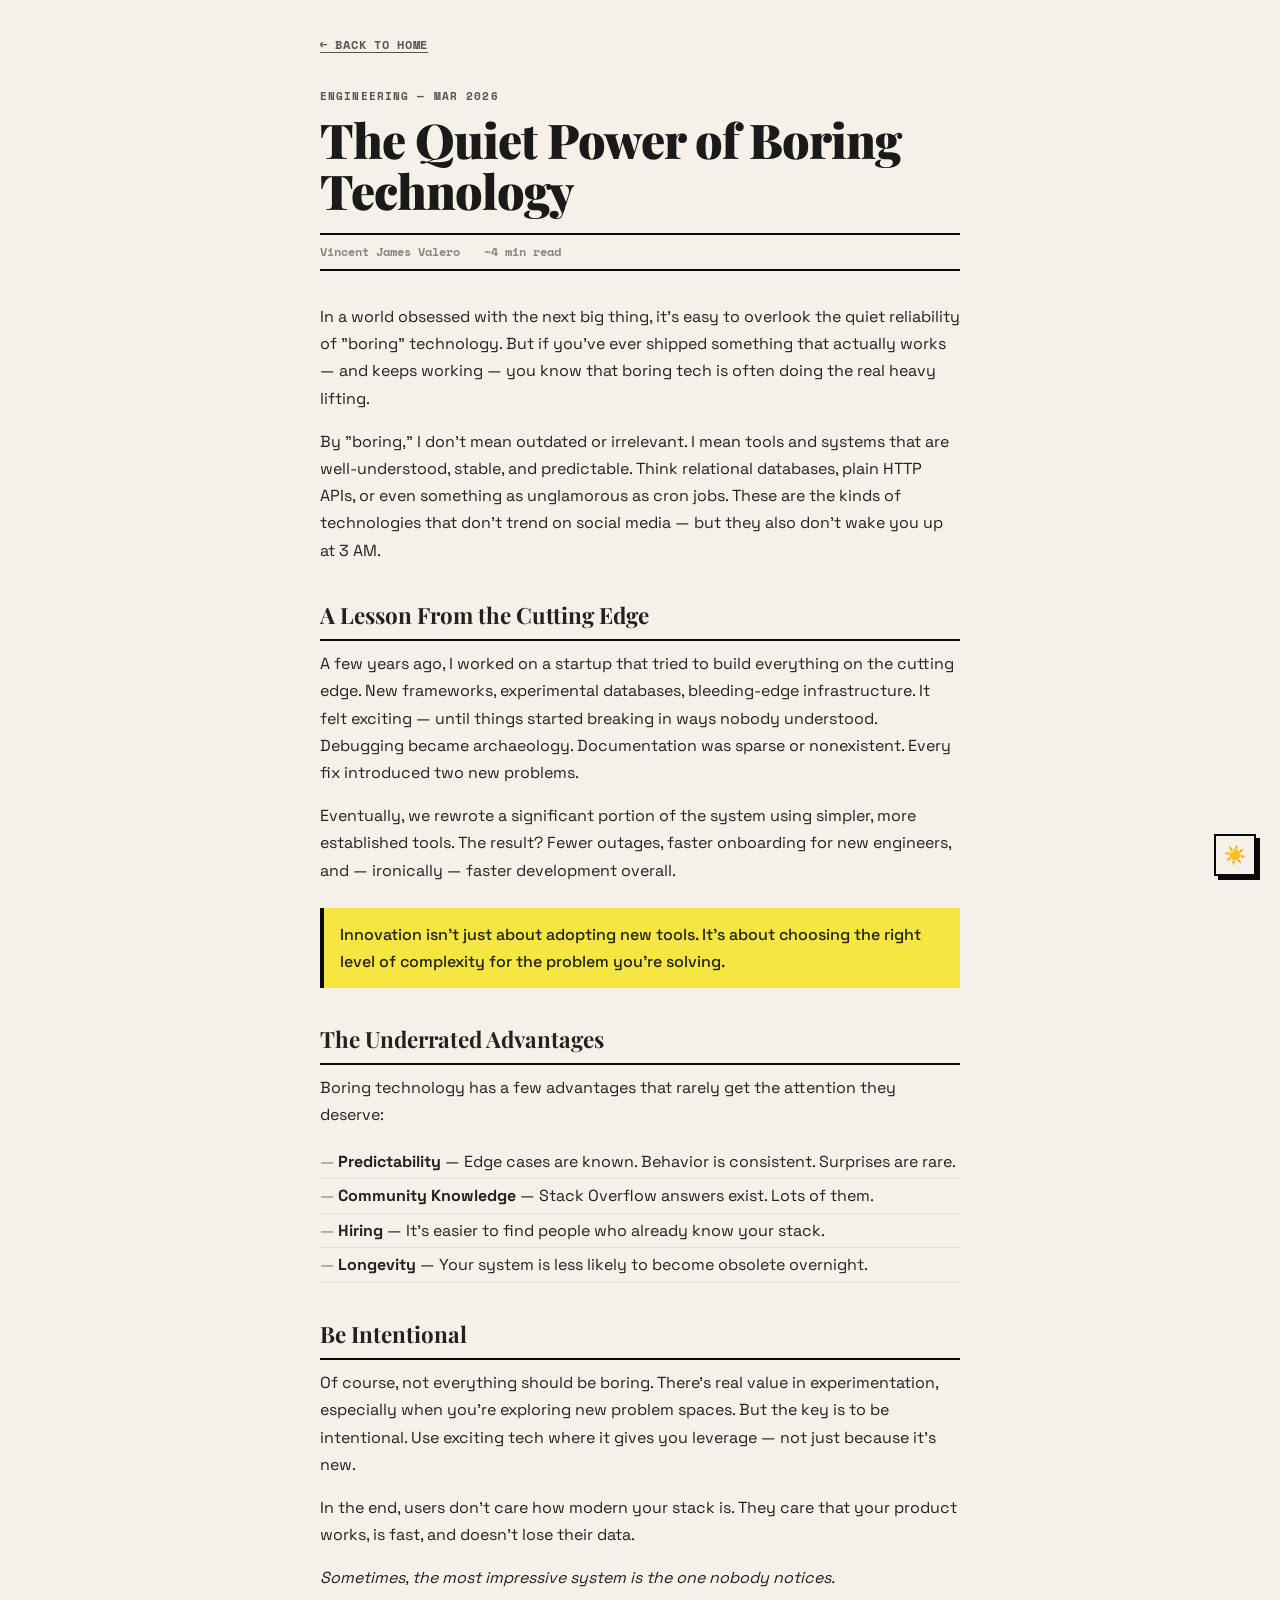
<file: blog/the-quiet-power-of-boring-technology.html>
<!doctype html>
<html lang="en">
    <head>
        <meta charset="UTF-8" />
        <meta name="viewport" content="width=device-width, initial-scale=1.0" />
        <title>The Quiet Power of Boring Technology — VJTV.DEV</title>
        <link rel="stylesheet" href="../style.css" />
        <link rel="preconnect" href="https://fonts.googleapis.com" />
        <link rel="preconnect" href="https://fonts.gstatic.com" crossorigin />
        <link
            href="https://fonts.googleapis.com/css2?family=Space+Grotesk:wght@400;500;600;700&family=Space+Mono:wght@400;700&family=Playfair+Display:wght@700;900&display=swap"
            rel="stylesheet"
        />
        <style>
            .blog-page {
                max-width: 720px;
                margin: 0 auto;
                padding: 2rem clamp(1rem, 4vw, 2.5rem) 4rem;
            }
            .blog-back {
                font-family: var(--font-mono);
                font-size: 0.75rem;
                font-weight: 700;
                text-transform: uppercase;
                letter-spacing: 0.06em;
                color: #555;
                display: inline-block;
                margin-bottom: 2rem;
                text-decoration: underline;
                text-underline-offset: 3px;
            }
            .blog-back:hover {
                color: var(--black);
            }
            .blog-kicker {
                font-family: var(--font-mono);
                font-size: 0.7rem;
                font-weight: 700;
                text-transform: uppercase;
                letter-spacing: 0.1em;
                color: #555;
                margin-bottom: 0.6rem;
            }
            .blog-title {
                font-family: var(--font-serif);
                font-size: clamp(1.8rem, 5vw, 3rem);
                font-weight: 900;
                line-height: 1.08;
                letter-spacing: -0.02em;
                margin-bottom: 1rem;
            }
            .blog-meta {
                font-family: var(--font-mono);
                font-size: 0.72rem;
                font-weight: 700;
                color: #888;
                border-top: var(--border);
                border-bottom: var(--border);
                padding: 0.5rem 0;
                margin-bottom: 2rem;
                display: flex;
                gap: 1.5rem;
            }
            .blog-body {
                font-size: 1rem;
                line-height: 1.7;
                color: #222;
            }
            .blog-body h2 {
                font-family: var(--font-serif);
                font-size: 1.4rem;
                font-weight: 700;
                margin: 2rem 0 0.6rem;
                border-bottom: 2px solid var(--black);
                padding-bottom: 0.3rem;
            }
            .blog-body p {
                margin-bottom: 1rem;
            }
            .blog-body ul {
                list-style: none;
                padding-left: 0;
                margin-bottom: 1rem;
            }
            .blog-body ul li {
                padding: 0.2rem 0;
                border-bottom: 1px solid rgba(0, 0, 0, 0.08);
            }
            .blog-body ul li::before {
                content: '— ';
                font-weight: 700;
                color: #aaa;
            }
            .blog-body code {
                font-family: var(--font-mono);
                font-size: 0.85em;
                background: rgba(0, 0, 0, 0.06);
                padding: 0.1em 0.35em;
                border: 1px solid rgba(0, 0, 0, 0.1);
            }
            .blog-callout {
                background: var(--yellow);
                border-left: 4px solid var(--black);
                padding: 0.8rem 1rem;
                margin: 1.5rem 0;
                font-weight: 500;
            }

            [data-theme='dark'] .blog-back {
                color: #aaa;
            }
            [data-theme='dark'] .blog-back:hover {
                color: #e0dbd0;
            }
            [data-theme='dark'] .blog-kicker {
                color: #aaa;
            }
            [data-theme='dark'] .blog-meta {
                color: #777;
            }
            [data-theme='dark'] .blog-body {
                color: #d4cfc6;
            }
            [data-theme='dark'] .blog-body h2 {
                border-bottom-color: #e0dbd0;
            }
            [data-theme='dark'] .blog-body ul li {
                border-bottom-color: rgba(255, 255, 255, 0.08);
            }
            [data-theme='dark'] .blog-body ul li::before {
                color: #666;
            }
            [data-theme='dark'] .blog-body code {
                background: rgba(255, 255, 255, 0.08);
                border-color: rgba(255, 255, 255, 0.12);
                color: #e0dbd0;
            }
            [data-theme='dark'] .blog-callout {
                color: #111;
            }
        </style>
    </head>
    <body>
        <button class="theme-toggle" id="theme-toggle" title="Toggle dark mode">
            ☀️
        </button>
        <div class="blog-page">
            <a href="/#blog" class="blog-back">&larr; Back to home</a>

            <div class="blog-kicker">Engineering &mdash; Mar 2026</div>
            <h1 class="blog-title">The Quiet Power of Boring Technology</h1>
            <div class="blog-meta">
                <span>Vincent James Valero</span>
                <span>~4 min read</span>
            </div>

            <div class="blog-body">
                <p>
                    In a world obsessed with the next big thing, it's easy to
                    overlook the quiet reliability of "boring" technology. But
                    if you've ever shipped something that actually works — and
                    keeps working — you know that boring tech is often doing the
                    real heavy lifting.
                </p>
                <p>
                    By "boring," I don't mean outdated or irrelevant. I mean
                    tools and systems that are well-understood, stable, and
                    predictable. Think relational databases, plain HTTP APIs, or
                    even something as unglamorous as cron jobs. These are the
                    kinds of technologies that don't trend on social media — but
                    they also don't wake you up at 3 AM.
                </p>

                <h2>A Lesson From the Cutting Edge</h2>
                <p>
                    A few years ago, I worked on a startup that tried to build
                    everything on the cutting edge. New frameworks, experimental
                    databases, bleeding-edge infrastructure. It felt exciting —
                    until things started breaking in ways nobody understood.
                    Debugging became archaeology. Documentation was sparse or
                    nonexistent. Every fix introduced two new problems.
                </p>
                <p>
                    Eventually, we rewrote a significant portion of the system
                    using simpler, more established tools. The result? Fewer
                    outages, faster onboarding for new engineers, and —
                    ironically — faster development overall.
                </p>

                <div class="blog-callout">
                    Innovation isn't just about adopting new tools. It's about
                    choosing the right level of complexity for the problem
                    you're solving.
                </div>

                <h2>The Underrated Advantages</h2>
                <p>Boring technology has a few advantages that rarely get the attention they deserve:</p>
                <ul>
                    <li>
                        <strong>Predictability</strong> — Edge cases are known.
                        Behavior is consistent. Surprises are rare.
                    </li>
                    <li>
                        <strong>Community Knowledge</strong> — Stack Overflow
                        answers exist. Lots of them.
                    </li>
                    <li>
                        <strong>Hiring</strong> — It's easier to find people
                        who already know your stack.
                    </li>
                    <li>
                        <strong>Longevity</strong> — Your system is less likely
                        to become obsolete overnight.
                    </li>
                </ul>

                <h2>Be Intentional</h2>
                <p>
                    Of course, not everything should be boring. There's real
                    value in experimentation, especially when you're exploring
                    new problem spaces. But the key is to be intentional. Use
                    exciting tech where it gives you leverage — not just because
                    it's new.
                </p>
                <p>
                    In the end, users don't care how modern your stack is. They
                    care that your product works, is fast, and doesn't lose
                    their data.
                </p>
                <p>
                    <em>Sometimes, the most impressive system is the one nobody notices.</em>
                </p>
            </div>
        </div>

        <script>
            const toggle = document.getElementById('theme-toggle');
            const saved = localStorage.getItem('theme');
            if (saved) document.documentElement.setAttribute('data-theme', saved);
            toggle.addEventListener('click', () => {
                const current = document.documentElement.getAttribute('data-theme');
                const next = current === 'dark' ? 'light' : 'dark';
                document.documentElement.setAttribute('data-theme', next);
                localStorage.setItem('theme', next);
                toggle.textContent = next === 'dark' ? '🌙' : '☀️';
            });
        </script>
    </body>
</html>
</file>
<file: style.css>
/* ============================================================
   NEOBRUTALISM NEWSPAPER PORTFOLIO — style.css
   ============================================================ */

/* ─── TOKENS ────────────────────────────────────────────── */
:root {
  --black:    #0a0a0a;
  --white:    #f5f0e8;   /* newsprint off-white */
  --yellow:   #f5e642;
  --ink:      #1a1a1a;
  --border:   2px solid var(--black);
  --border-thick: 4px solid var(--black);
  --shadow:   4px 4px 0 var(--black);
  --font-serif: 'Playfair Display', Georgia, serif;
  --font-sans: 'Space Grotesk', sans-serif;
  --font-mono: 'Space Mono', monospace;
}

/* ─── DARK MODE ─────────────────────────────────────────── */
[data-theme="dark"] {
  --black:    #e8e3d8;
  --white:    #111111;
  --yellow:   #8b5cf6;   /* electric violet — neobrutalism dark accent */
  --ink:      #e0dbd0;
  --border:   2px solid #e8e3d8;
  --border-thick: 4px solid #e8e3d8;
  --shadow:   4px 4px 0 #e8e3d8;
}
[data-theme="dark"] body { background: #111111; color: #e0dbd0; }
[data-theme="dark"] .masthead-meta { color: #999; }
[data-theme="dark"] .masthead-dot { color: #555; }
[data-theme="dark"] .masthead-deck { color: #aaa; }
[data-theme="dark"] .masthead-nav a:hover { background: #e8e3d8; color: #111; }
[data-theme="dark"] .block-heading { color: #888; }
[data-theme="dark"] .skill-cat { color: #666; }
[data-theme="dark"] .skill-list li { border-bottom-color: rgba(255,255,255,0.08); }
[data-theme="dark"] .skill-list li::before { color: #555; }
[data-theme="dark"] .masthead-meta mark { background: #8b5cf6; color: #fff; }
[data-theme="dark"] .article-tag { background: #e8e3d8; color: #111; }
[data-theme="dark"] .article-yellow .article-tag { background: #8b5cf6; color: #fff; }
[data-theme="dark"] .article-year { color: #666; }
[data-theme="dark"] .article-desc { color: #aaa; }
[data-theme="dark"] .article-yellow { background: #1a0a2e; border-left-color: #8b5cf6; border-right-color: #8b5cf6; }
[data-theme="dark"] .feature-kicker { color: #888; }
[data-theme="dark"] .feature-lede { color: #aaa; border-left-color: #8b5cf6; }
[data-theme="dark"] .ai-item { background: #1a1a1a; }
[data-theme="dark"] .ai-item p { color: #aaa; }
[data-theme="dark"] .ai-item-highlight { background: rgba(139, 92, 246, 0.15); border-color: #8b5cf6; }
[data-theme="dark"] .stat-row { background: #1a0a2e; }
[data-theme="dark"] .inline-btn { background: #8b5cf6; color: #fff; }
[data-theme="dark"] .social-row a { color: #888; }
[data-theme="dark"] .social-row a:hover { color: #8b5cf6; }
[data-theme="dark"] .inline-link { color: #888; }
[data-theme="dark"] .inline-link:hover { color: #8b5cf6; }
[data-theme="dark"] .footer { color: #555; }
[data-theme="dark"] p[style*="color: #555"] { color: #888 !important; }

/* ─── DARK TOGGLE BUTTON ─────────────────────────────────── */
.theme-toggle {
  position: fixed;
  bottom: 1.5rem;
  right: 1.5rem;
  z-index: 999;
  width: 2.6rem;
  height: 2.6rem;
  border: var(--border);
  box-shadow: var(--shadow);
  background: var(--white);
  color: var(--ink);
  font-size: 1.1rem;
  cursor: pointer;
  display: flex;
  align-items: center;
  justify-content: center;
  transition: transform 0.1s, box-shadow 0.1s, background 0.2s;
}
.theme-toggle:hover { transform: translate(-2px,-2px); box-shadow: 6px 6px 0 var(--black); }
.theme-toggle:active { transform: translate(2px,2px); box-shadow: 2px 2px 0 var(--black); }

@media print { .theme-toggle { display: none !important; } }

/* ─── RESET ─────────────────────────────────────────────── */
*, *::before, *::after { box-sizing: border-box; margin: 0; padding: 0; }
html { scroll-behavior: smooth; }
body {
  font-family: var(--font-sans);
  background: var(--white);
  color: var(--ink);
  line-height: 1.55;
  overflow-x: hidden;
}
a { color: inherit; text-decoration: none; }
ul { list-style: none; }
p { margin-bottom: 0.75em; }
p:last-child { margin-bottom: 0; }

/* ─── MASTHEAD ──────────────────────────────────────────── */
.masthead {
  padding: 1rem clamp(1rem, 4vw, 2.5rem) 0;
  border-bottom: var(--border-thick);
}

.masthead-top {
  display: flex;
  justify-content: space-between;
  align-items: center;
  flex-wrap: wrap;
  gap: 0.5rem;
  padding-bottom: 0.5rem;
}
.masthead-meta {
  font-family: var(--font-mono);
  font-size: 0.72rem;
  font-weight: 700;
  text-transform: uppercase;
  letter-spacing: 0.05em;
  color: #555;
}
.masthead-meta mark {
  background: var(--yellow);
  color: var(--black);
  padding: 0.1rem 0.4rem;
  font-style: normal;
}

.masthead-rule {
  border: none;
  border-top: 2px solid var(--black);
  margin: 0.5rem 0;
}
.masthead-rule.thick {
  border-top-width: 4px;
  margin-top: 0;
}

.masthead-title-row {
  display: flex;
  align-items: baseline;
  justify-content: center;
  padding: 0.75rem 0 0.5rem;
}
.masthead-name {
  font-family: var(--font-serif);
  font-size: clamp(3.5rem, 12vw, 8rem);
  font-weight: 900;
  letter-spacing: -0.03em;
  line-height: 1;
  text-align: center;
}
.masthead-dot { color: #888; }

.masthead-deck {
  text-align: center;
  font-family: var(--font-mono);
  font-size: clamp(0.65rem, 1.5vw, 0.8rem);
  font-weight: 700;
  letter-spacing: 0.06em;
  text-transform: uppercase;
  color: #444;
  padding-bottom: 0.6rem;
}

.masthead-nav {
  display: flex;
  justify-content: center;
  gap: 0;
  padding: 0.4rem 0;
}
.masthead-nav a {
  font-family: var(--font-mono);
  font-size: 0.78rem;
  font-weight: 700;
  text-transform: uppercase;
  letter-spacing: 0.06em;
  padding: 0.3rem 1.1rem;
  border-left: var(--border);
  transition: background 0.12s, color 0.12s;
}
.masthead-nav a:last-child { border-right: var(--border); }
.masthead-nav a:hover { background: var(--black); color: var(--white); }

/* ─── FRONT PAGE LAYOUT ─────────────────────────────────── */
.front-page {
  display: grid;
  grid-template-columns: 280px 1fr;
  min-height: calc(100vh - 200px);
  border-bottom: var(--border-thick);
}

.col {
  padding: 1.5rem clamp(1rem, 3vw, 2rem);
}
.col-left {
  border-right: var(--border-thick);
}

.col-rule {
  border: none;
  border-top: var(--border);
  margin: 1.5rem 0;
}

/* ─── BLOCKS ────────────────────────────────────────────── */
.block { }

.block-heading {
  font-family: var(--font-mono);
  font-size: 0.7rem;
  font-weight: 700;
  text-transform: uppercase;
  letter-spacing: 0.1em;
  color: #555;
  border-bottom: 2px solid var(--black);
  padding-bottom: 0.3rem;
  margin-bottom: 1rem;
}

/* ─── ABOUT STATS ───────────────────────────────────────── */
.about-stats { margin-top: 1.2rem; display: flex; flex-direction: column; gap: 0.5rem; }
.stat-row {
  display: flex;
  align-items: baseline;
  gap: 0.6rem;
  border: var(--border);
  box-shadow: var(--shadow);
  padding: 0.4rem 0.7rem;
  background: var(--yellow);
}
.stat-n {
  font-family: var(--font-serif);
  font-size: 1.6rem;
  font-weight: 700;
  line-height: 1;
}
.stat-l {
  font-family: var(--font-mono);
  font-size: 0.7rem;
  font-weight: 700;
  text-transform: uppercase;
  letter-spacing: 0.05em;
}

/* ─── SKILLS ────────────────────────────────────────────── */
.skill-cat {
  font-family: var(--font-mono);
  font-size: 0.68rem;
  font-weight: 700;
  text-transform: uppercase;
  letter-spacing: 0.08em;
  margin-top: 1rem;
  margin-bottom: 0.3rem;
  color: #888;
}
.skill-list {
  padding-left: 0;
}
.skill-list li {
  font-size: 0.88rem;
  font-weight: 500;
  padding: 0.2rem 0;
  border-bottom: 1px solid rgba(0,0,0,0.1);
}
.skill-list li:last-child { border-bottom: none; }
.skill-list li::before { content: '— '; font-weight: 700; color: #aaa; }

/* ─── CONTACT BLOCK ─────────────────────────────────────── */
.contact-block p { font-size: 0.88rem; }

.inline-btn {
  display: inline-block;
  font-family: var(--font-mono);
  font-size: 0.8rem;
  font-weight: 700;
  border: var(--border);
  box-shadow: var(--shadow);
  padding: 0.4rem 0.8rem;
  background: var(--black);
  color: var(--white);
  margin: 0.8rem 0;
  transition: transform 0.1s, box-shadow 0.1s;
}
.inline-btn:hover  { transform: translate(-2px,-2px); box-shadow: 6px 6px 0 var(--black); }
.inline-btn:active { transform: translate(2px,2px);   box-shadow: 2px 2px 0 var(--black); }

.social-row {
  display: flex;
  flex-direction: column;
  gap: 0.2rem;
  margin-top: 0.5rem;
}
.social-row a {
  font-family: var(--font-mono);
  font-size: 0.78rem;
  font-weight: 700;
  color: #555;
  text-decoration: underline;
  text-underline-offset: 3px;
}
.social-row a:hover { color: var(--black); }

/* ─── FEATURE BLOCK (AI) ────────────────────────────────── */
.feature-block { padding-bottom: 0; }

.feature-kicker {
  font-family: var(--font-mono);
  font-size: 0.7rem;
  font-weight: 700;
  text-transform: uppercase;
  letter-spacing: 0.1em;
  color: #555;
  margin-bottom: 0.6rem;
}
.feature-headline {
  font-family: var(--font-serif);
  font-size: clamp(2rem, 4vw, 3rem);
  font-weight: 900;
  line-height: 1.05;
  letter-spacing: -0.02em;
  margin-bottom: 0.8rem;
}
.feature-lede {
  font-size: 1rem;
  font-weight: 500;
  color: #444;
  max-width: 520px;
  border-left: 4px solid var(--black);
  padding-left: 0.8rem;
}
.feature-divider {
  border-top: var(--border);
  margin: 1.2rem 0;
}

.ai-items {
  display: grid;
  grid-template-columns: 1fr 1fr;
  gap: 1rem;
}
.ai-item {
  border: var(--border);
  padding: 1rem;
  font-size: 0.88rem;
  background: var(--white);
  transition: transform 0.12s, box-shadow 0.12s;
}
.ai-item:hover {
  transform: translate(-2px,-2px);
  box-shadow: var(--shadow);
}
.ai-item-label {
  display: block;
  font-family: var(--font-mono);
  font-size: 0.72rem;
  font-weight: 700;
  text-transform: uppercase;
  letter-spacing: 0.05em;
  margin-bottom: 0.4rem;
  border-bottom: 1px solid var(--black);
  padding-bottom: 0.3rem;
}
.ai-item p { font-size: 0.85rem; margin-bottom: 0; color: #333; }
.ai-item-highlight {
  background: rgba(245, 230, 66, 0.25);
  border: var(--border);
  box-shadow: var(--shadow);
}
.ai-item-highlight:hover {
  transform: translate(-2px,-2px);
  box-shadow: 6px 6px 0 var(--black);
}

/* ─── ARTICLES (PROJECTS) ───────────────────────────────── */
.articles { display: flex; flex-direction: column; gap: 0; }

.article {
  display: grid;
  grid-template-columns: 1fr auto;
  grid-template-rows: auto auto auto auto;
  column-gap: 1rem;
  padding: 1rem 0;
  border-bottom: var(--border);
}
.article:first-child { border-top: var(--border); }

.article-meta {
  grid-column: 1 / -1;
  display: flex;
  align-items: center;
  gap: 0.8rem;
  margin-bottom: 0.3rem;
}
.article-tag {
  font-family: var(--font-mono);
  font-size: 0.68rem;
  font-weight: 700;
  text-transform: uppercase;
  letter-spacing: 0.06em;
  background: var(--black);
  color: var(--white);
  padding: 0.1rem 0.45rem;
}
.article-yellow .article-tag { background: #c8bb00; color: var(--black); }
.article-year {
  font-family: var(--font-mono);
  font-size: 0.72rem;
  color: #888;
  font-weight: 700;
}

.article-title {
  grid-column: 1;
  font-family: var(--font-serif);
  font-size: 1.4rem;
  font-weight: 700;
  letter-spacing: -0.02em;
  line-height: 1.1;
  margin-bottom: 0.3rem;
}
.article-yellow .article-title { }

.article-desc {
  grid-column: 1;
  font-size: 0.88rem;
  color: #444;
  margin-bottom: 0.5rem;
}
.article-stack {
  grid-column: 1;
  display: flex;
  flex-wrap: wrap;
  gap: 0.3rem;
}
.article-stack span {
  font-family: var(--font-mono);
  font-size: 0.65rem;
  font-weight: 700;
  border: 1.5px solid var(--black);
  padding: 0.1rem 0.4rem;
  letter-spacing: 0.03em;
}

.article-yellow {
  background: var(--yellow);
  margin: 0 -1rem;
  padding: 1rem 1rem;
  border-left: 4px solid var(--black);
  border-right: 4px solid var(--black);
}

.inline-link {
  font-family: var(--font-mono);
  font-size: 0.75rem;
  font-weight: 700;
  text-decoration: underline;
  text-underline-offset: 3px;
  color: #555;
  display: block;
  margin-top: 0.4rem;
  width: fit-content;
}
.inline-link:hover { color: var(--black); }

/* ─── FOOTER ────────────────────────────────────────────── */
.footer {
  display: flex;
  justify-content: space-between;
  padding: 0.8rem clamp(1rem, 4vw, 2.5rem);
  font-family: var(--font-mono);
  font-size: 0.72rem;
  font-weight: 700;
  color: #666;
  border-top: var(--border-thick);
}

/* ─── PRINT ─────────────────────────────────────────────── */
@media print {
  @page { margin: 1cm 1.2cm; size: A4; }

  /* Hide interactive chrome only */
  .masthead-nav,
  .masthead-top,
  .masthead-rule { display: none !important; }

  body { background: #fff; color: #000; font-size: 9pt; line-height: 1.4; }

  /* Masthead */
  .masthead { padding: 0 0 0.35cm; border-bottom: 2.5pt solid #000; }
  .masthead-name { font-size: 30pt; }
  .masthead-deck { font-size: 7.5pt; padding-bottom: 0; }
  .masthead-rule.thick { display: none; }

  /* Keep 2-column layout — mirrors the screen design */
  .front-page { grid-template-columns: 190pt 1fr; min-height: 0; }
  .col { padding: 0.35cm 0.45cm; }
  .col-left { border-right: 1.5pt solid #000; padding-left: 0; }
  .col-center { padding-right: 0; }
  .col-rule { margin: 0.6rem 0; }

  /* About stats — lay out horizontally to save vertical space */
  .about-stats { flex-direction: row; flex-wrap: wrap; gap: 0.25rem; }
  .stat-row {
    flex: 1; min-width: 0;
    padding: 0.2rem 0.4rem;
    border: 1pt solid #000;
    box-shadow: none !important;
    background: #f5e642 !important;
    -webkit-print-color-adjust: exact; print-color-adjust: exact;
  }
  .stat-n { font-size: 1.1rem; }
  .stat-l { font-size: 0.6rem; }

  /* Skills */
  .block-heading { font-size: 0.62rem; margin-bottom: 0.4rem; }
  .skill-cat { font-size: 0.62rem; margin-top: 0.5rem; margin-bottom: 0.2rem; }
  .skill-list li { font-size: 0.8rem; padding: 0.08rem 0; }

  /* Strip all shadows */
  .stat-row, .ai-item, .article, .inline-btn { box-shadow: none !important; }

  /* Articles */
  .article { break-inside: avoid; padding: 0.45rem 0; border-bottom: 0.5pt solid #000; }
  .article:first-child { border-top: 0.5pt solid #000; }
  .article-title { font-size: 1rem; }
  .article-desc { font-size: 0.8rem; }
  .article-stack span { font-size: 0.58rem; }
  .article-yellow {
    background: #f5e642 !important;
    -webkit-print-color-adjust: exact; print-color-adjust: exact;
    margin: 0; padding: 0.45rem 0.5rem;
    border-left: 3pt solid #000; border-right: none;
  }

  /* AI feature */
  .feature-headline { font-size: 1.6rem; }
  .feature-lede { font-size: 0.82rem; }
  .feature-divider { margin: 0.6rem 0; }
  .ai-items { grid-template-columns: 1fr 1fr; gap: 0.4rem; }
  .ai-item { padding: 0.45rem; border: 1pt solid #000; font-size: 0.8rem; }
  .ai-item p { font-size: 0.78rem; }
  .ai-item-highlight {
    background: #f5e642 !important;
    -webkit-print-color-adjust: exact; print-color-adjust: exact;
  }

  /* Contact — show email + social links as plain text */
  .inline-btn {
    display: inline !important;
    background: none !important;
    color: #000 !important;
    border: none !important;
    box-shadow: none !important;
    padding: 0;
    font-weight: 700;
  }
  .social-row { display: flex !important; flex-direction: column; gap: 0.15rem; margin-top: 0.3rem; }
  .social-row a { font-size: 0.72rem; color: #000; }
  .social-row a[href^="http"]::after { content: " — " attr(href); font-size: 0.62rem; color: #555; font-weight: 400; }

  /* Suppress browser's default "URL after link" behaviour */
  a[href]::after { content: none !important; }
  .social-row a[href^="http"]::after { content: " — " attr(href) !important; }

  .footer { border-top: 1pt solid #000; font-size: 7pt; padding: 0.3rem 0; }
}

/* ─── RESPONSIVE ────────────────────────────────────────── */
@media (max-width: 720px) {
  .front-page {
    grid-template-columns: 1fr;
  }
  .col-left {
    border-right: none;
    border-bottom: var(--border-thick);
  }
  .ai-items {
    grid-template-columns: 1fr;
  }
  .masthead-nav {
    flex-wrap: wrap;
    justify-content: flex-start;
  }
  .masthead-nav a:last-child { border-right: none; }
  .footer { flex-direction: column; gap: 0.3rem; }
}
</file>
